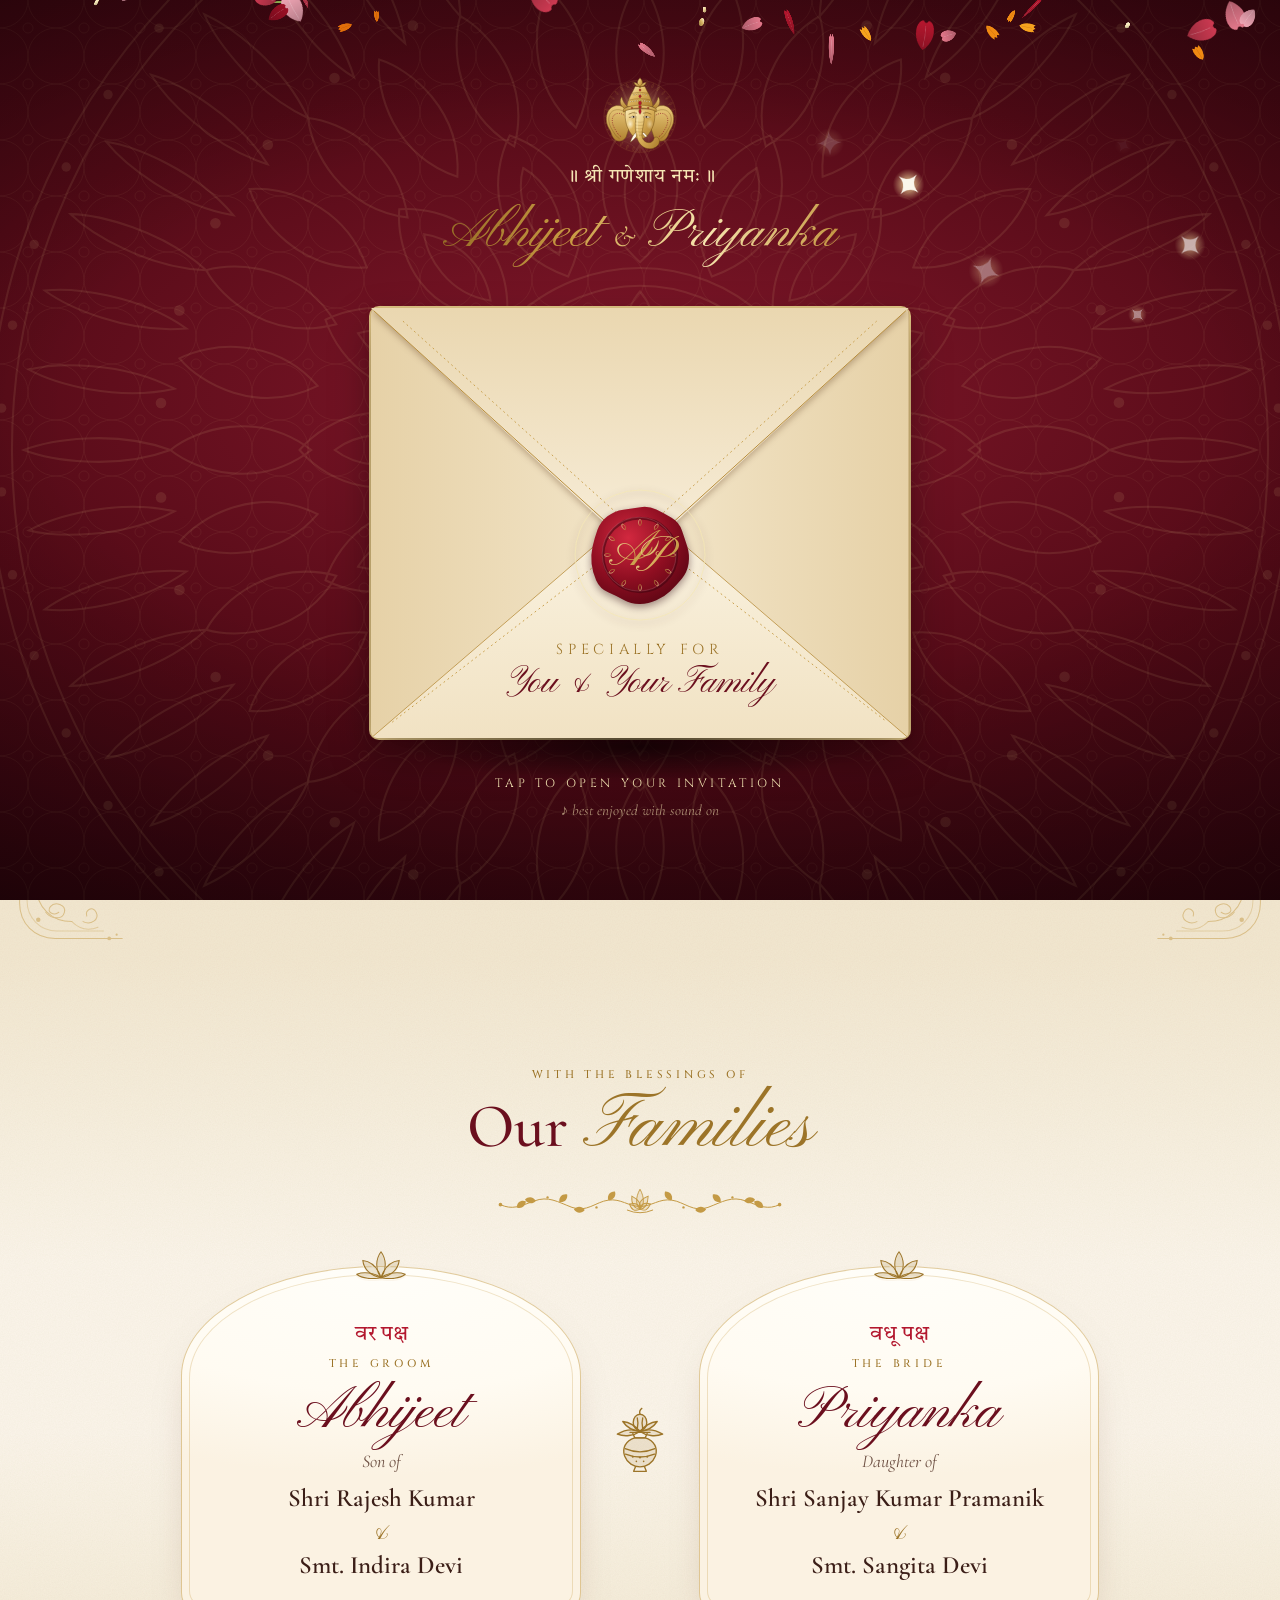
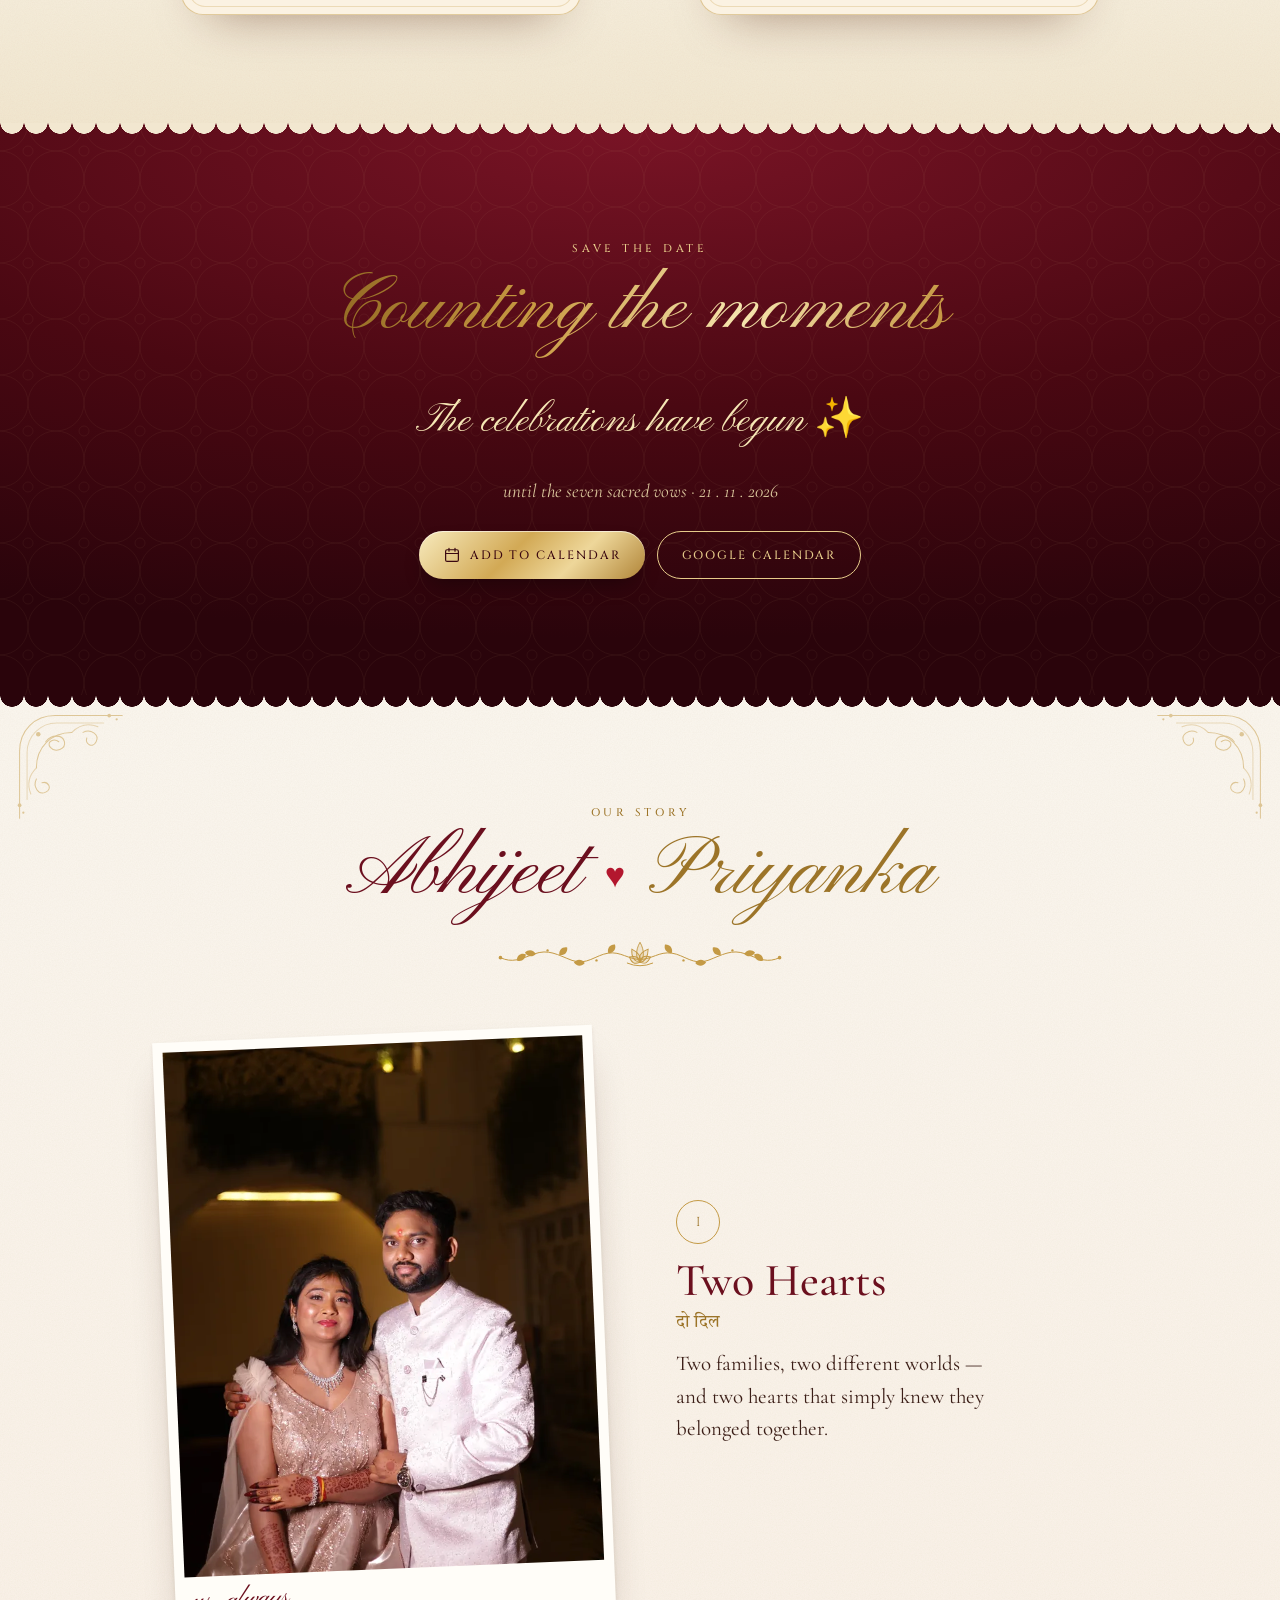
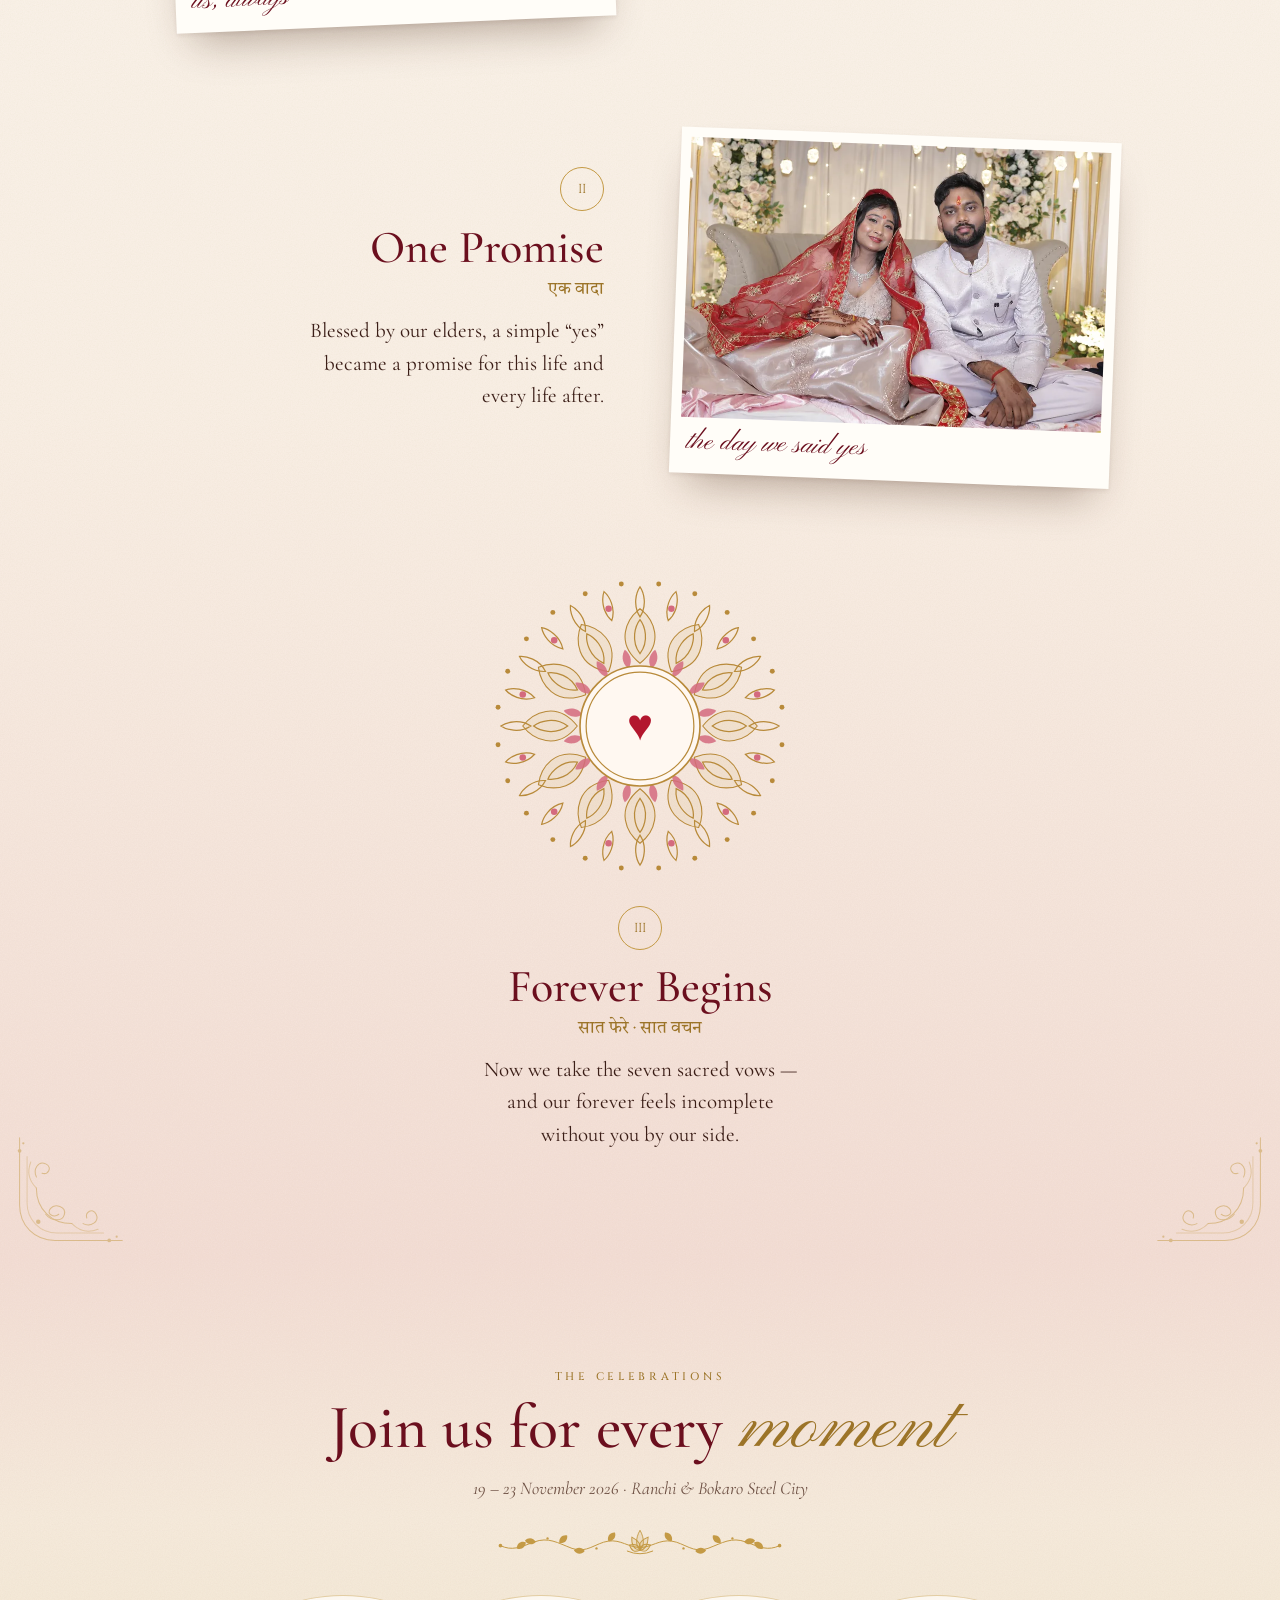
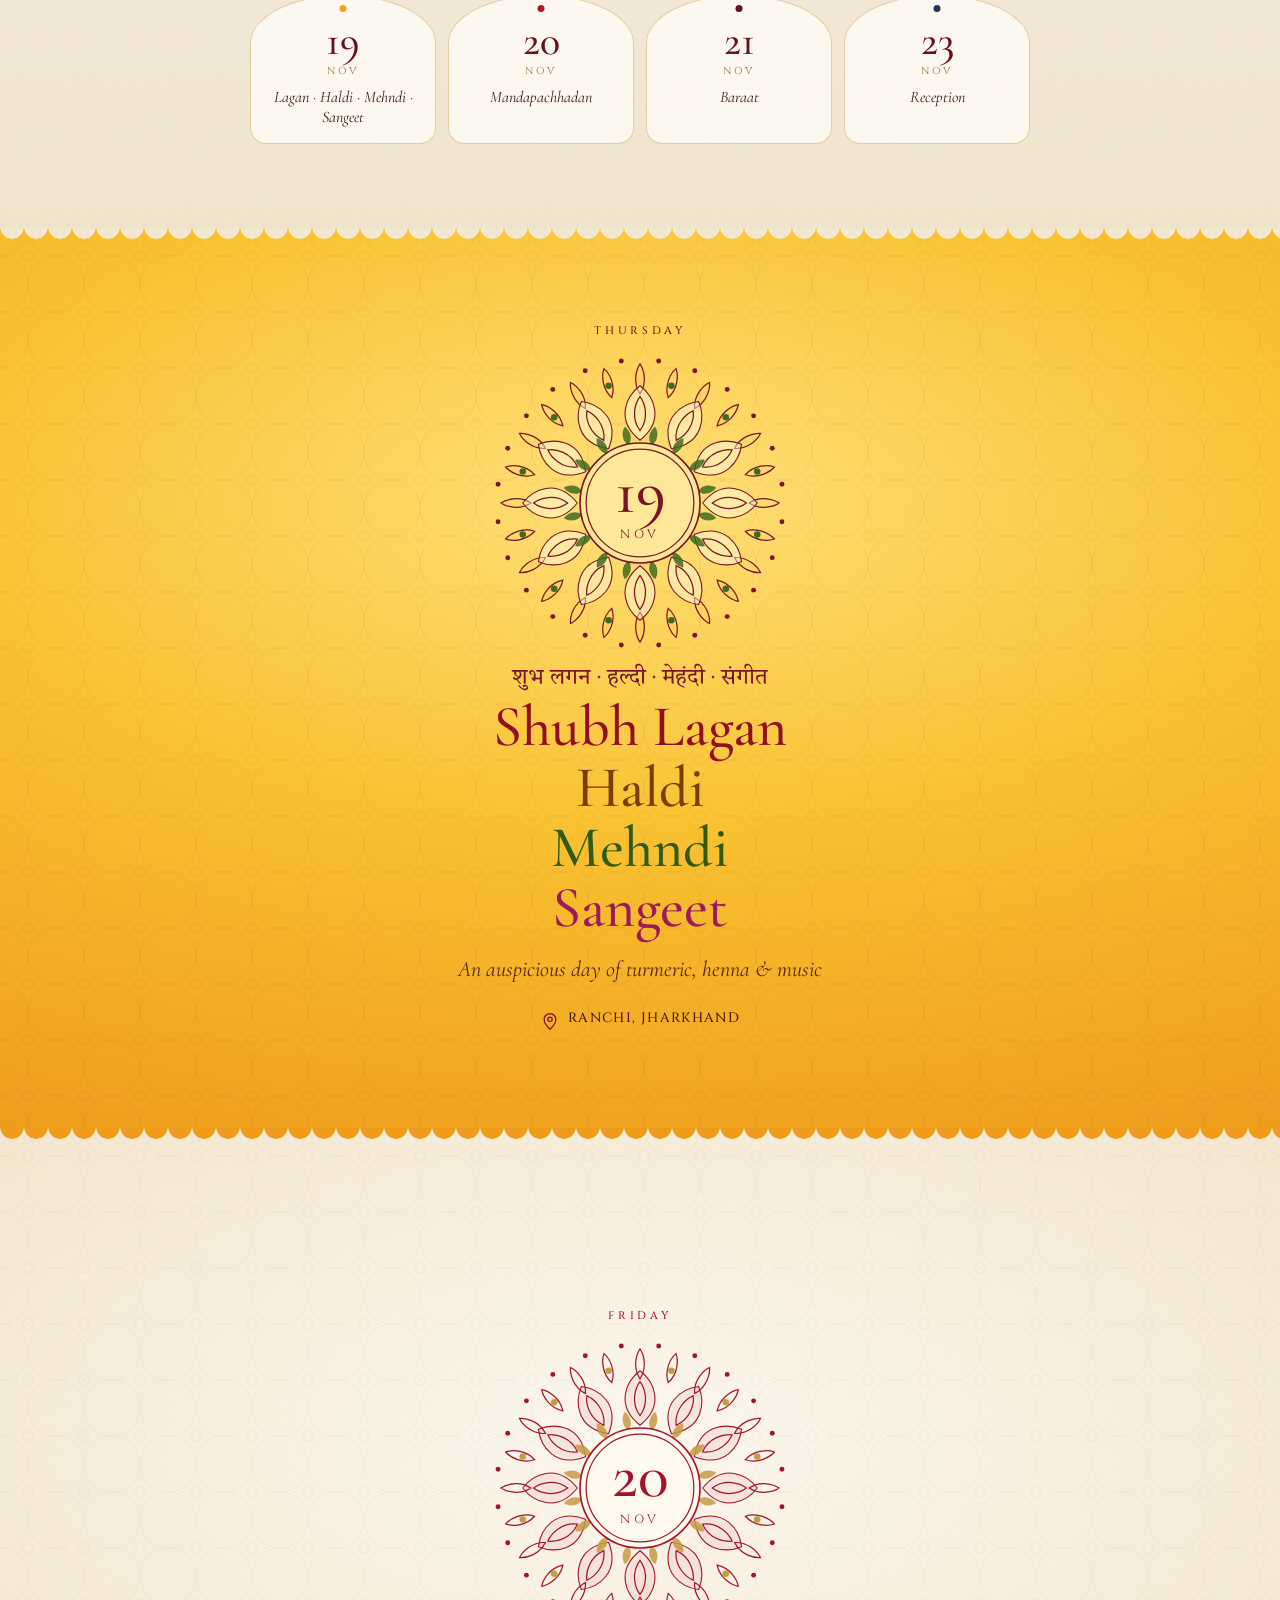
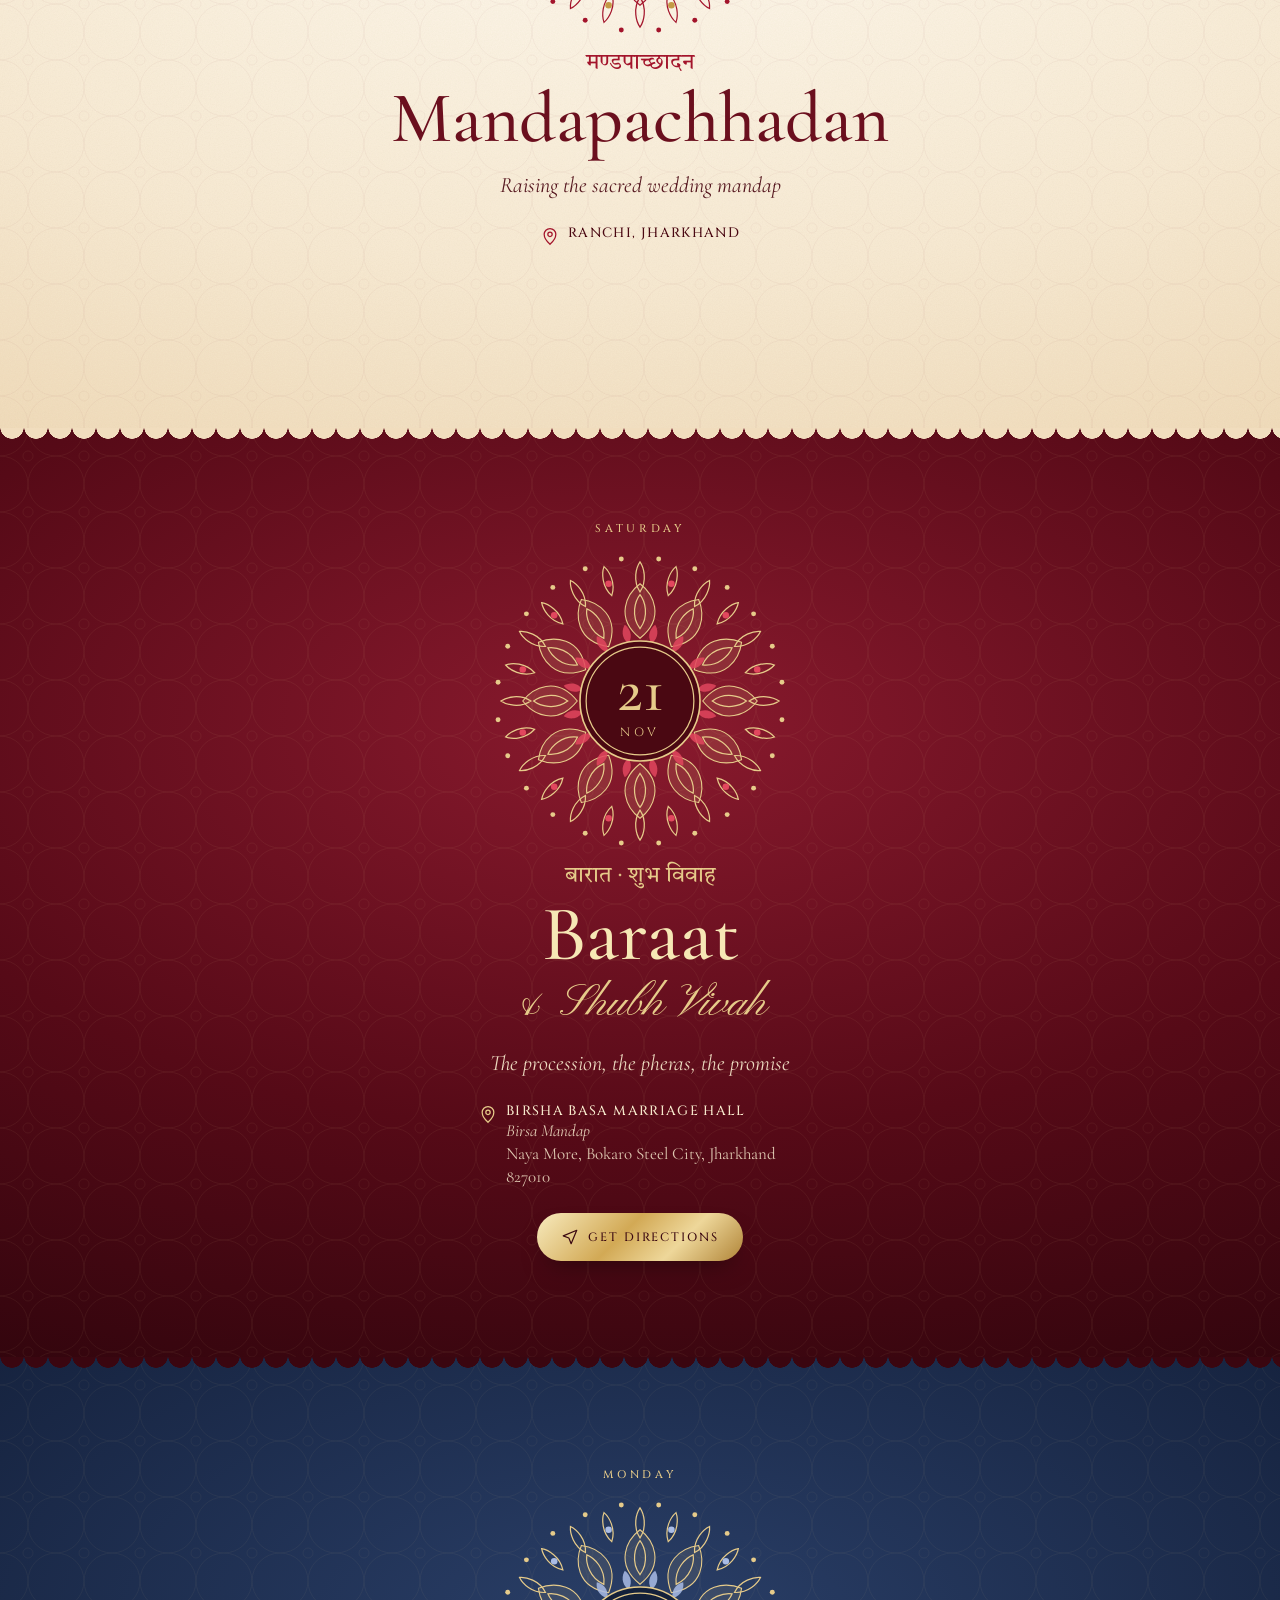
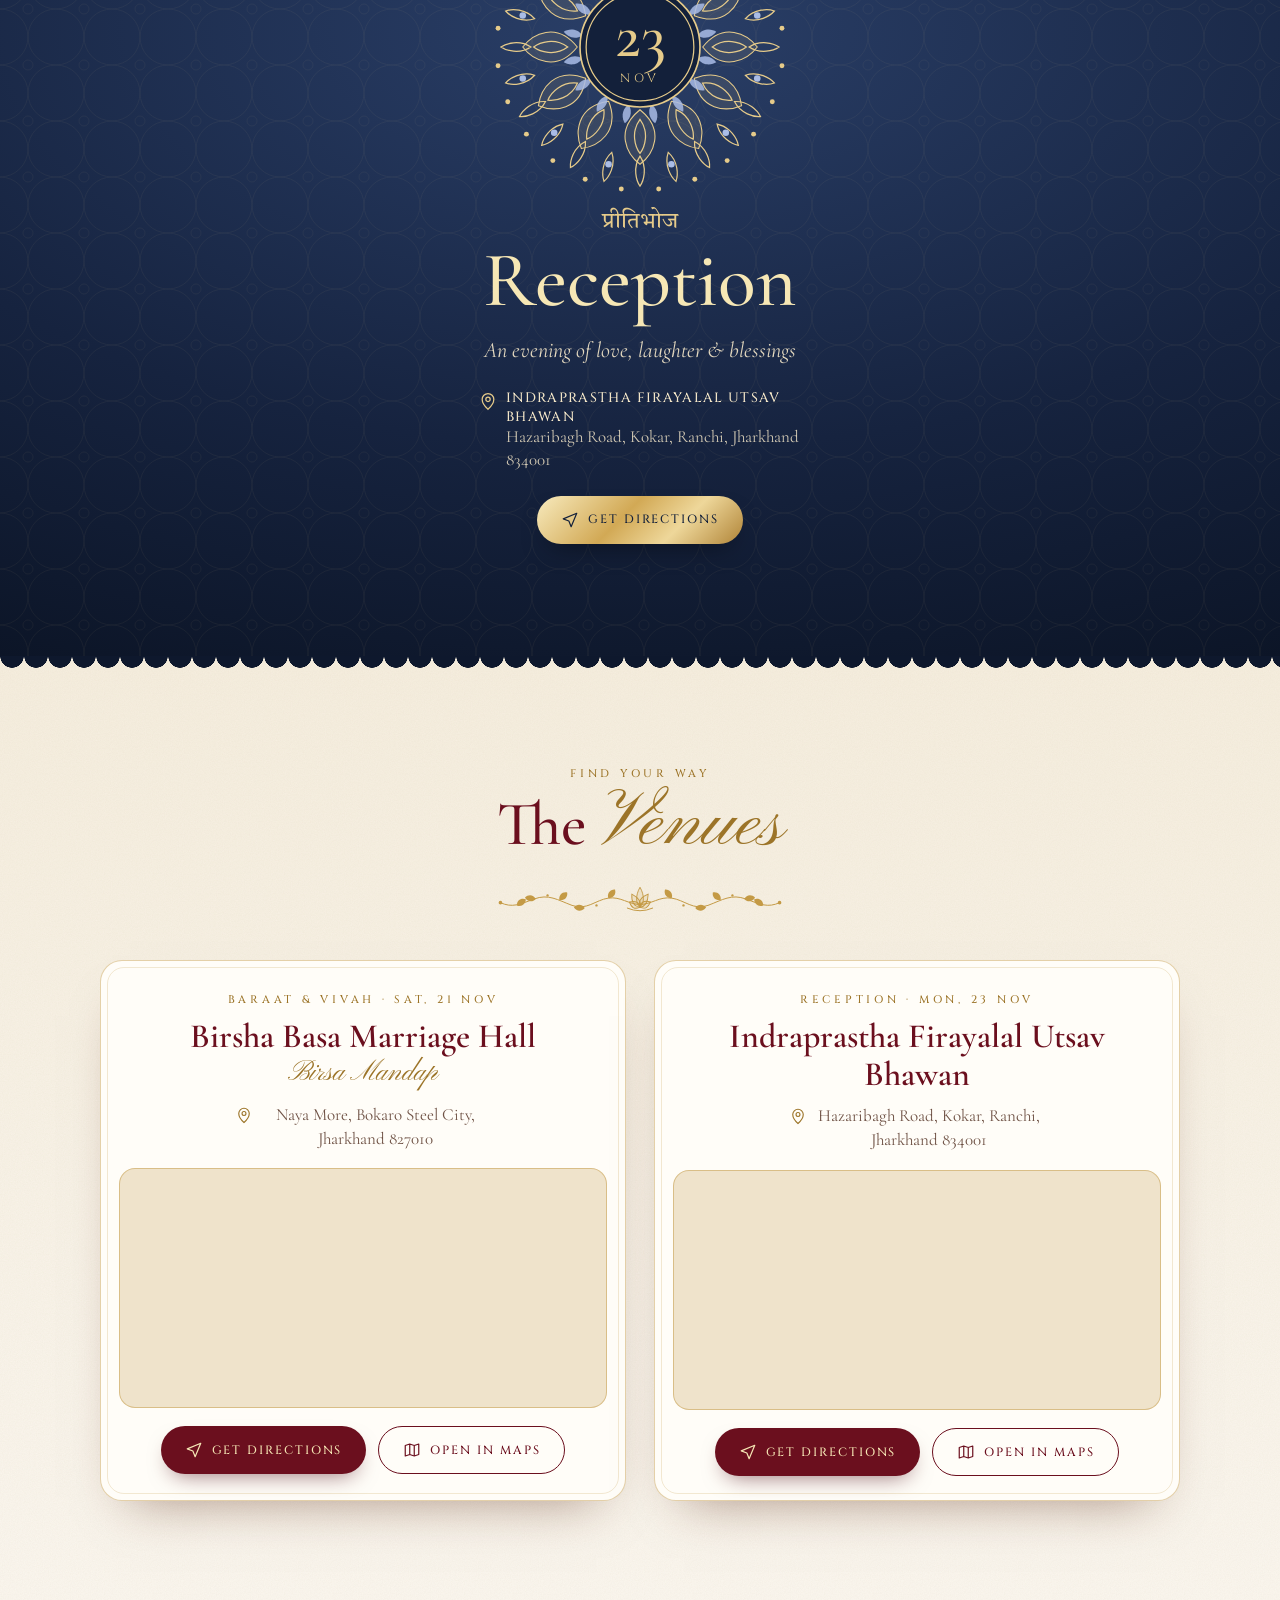
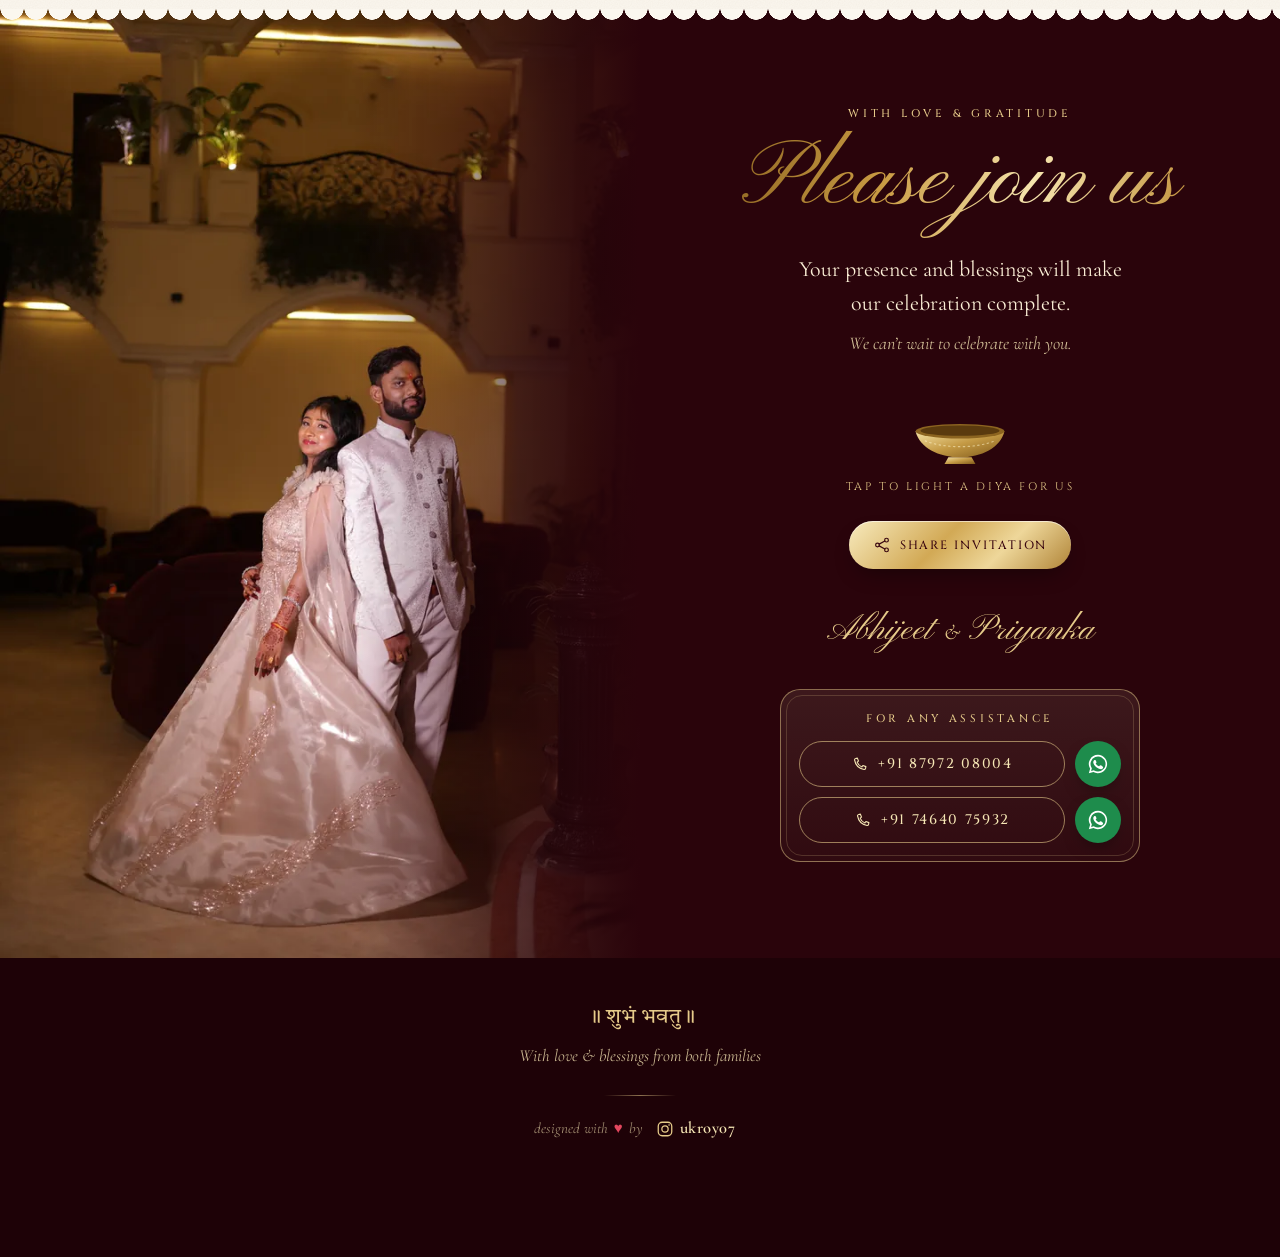
<file: index.html>
<!doctype html>
<html lang="en" class="is-locked">
<head>
  <meta charset="utf-8">
  <meta name="viewport" content="width=device-width, initial-scale=1, viewport-fit=cover">
  <title>Abhijeet & Priyanka · Shubh Vivah · 21 November 2026</title>
  <meta name="description" content="With the blessings of our elders, Abhijeet & Priyanka invite you to their wedding celebrations · 19–23 November 2026 · Ranchi & Bokaro Steel City.">
  <meta name="robots" content="noindex, nofollow">
  <meta name="theme-color" content="#4A0812">
  <meta name="color-scheme" content="only light">

  <meta property="og:type" content="website">
  <meta property="og:url" content="https://ukroy07.github.io/Abhijeet-and-Priyanka-Wedding/">
  <meta property="og:title" content="Abhijeet ♥ Priyanka · Wedding Invitation">
  <meta property="og:description" content="19–23 November 2026 · Ranchi & Bokaro Steel City. Tap to open your personal invitation.">
  <meta property="og:image" content="https://ukroy07.github.io/Abhijeet-and-Priyanka-Wedding/assets/img/og.jpg">
  <meta property="og:image:width" content="1200">
  <meta property="og:image:height" content="630">
  <meta name="twitter:card" content="summary_large_image">
  <meta name="twitter:image" content="https://ukroy07.github.io/Abhijeet-and-Priyanka-Wedding/assets/img/og.jpg">

  <link rel="icon" href="data:image/svg+xml,%3Csvg xmlns='http://www.w3.org/2000/svg' viewBox='0 0 64 64'%3E%3Ccircle cx='32' cy='32' r='30' fill='%236B0F1E'/%3E%3Ccircle cx='32' cy='32' r='26' fill='none' stroke='%23E6CB8A' stroke-width='1.5'/%3E%3Ctext x='32' y='42' text-anchor='middle' font-family='Georgia,serif' font-size='26' fill='%23F6E7B5'%3EA%E2%99%A5P%3C/text%3E%3C/svg%3E">
  <link rel="preconnect" href="https://fonts.googleapis.com">
  <link rel="preconnect" href="https://fonts.gstatic.com" crossorigin>
  <link rel="stylesheet" href="https://fonts.googleapis.com/css2?family=Cinzel:wght@400;500;600&family=Cormorant+Garamond:ital,wght@0,400;0,500;0,600;1,400;1,500&family=Pinyon+Script&family=Tiro+Devanagari+Hindi&display=swap">
  <link rel="preload" as="image" href="assets/img/hero-720.webp" imagesrcset="assets/img/hero-720.webp 720w, assets/img/hero-1200.webp 1200w" imagesizes="(min-width: 960px) 36vw, 66vw">
  <link rel="stylesheet" href="assets/css/style.css">
  <noscript><style>.gate{display:none}html.is-locked,html.is-locked body{overflow:auto}[data-reveal],.hero [data-h]{opacity:1!important;transform:none!important}</style></noscript>
</head>
<body>

  <!-- ============ Envelope ============ -->
  <div class="gate" id="gate">
    <div class="gate__bg" aria-hidden="true">
      <div class="gate__mandala" data-art="mandala"></div>
      <div class="gate__dust" id="dust"></div>
    </div>

    <div class="gate__top">
      <div class="gate__ganesha" data-art="ganesha"></div>
      <p class="gate__invocation deva">॥ श्री गणेशाय नमः ॥</p>
      <p class="gate__names foil">Abhijeet <i>&amp;</i> Priyanka</p>
    </div>

    <div class="envelope" id="envelope" role="button" tabindex="0" aria-label="Open your invitation">
      <div class="env__body">
        <div class="env__shadow"></div>
        <div class="env__back"></div>
        <div class="env__pocket">
          <svg viewBox="0 0 100 80" preserveAspectRatio="none" aria-hidden="true">
            <defs>
              <linearGradient id="envL" x1="0" y1="0" x2="1" y2="0"><stop offset="0" stop-color="#E6D1A7"/><stop offset="1" stop-color="#F3E6CA"/></linearGradient>
              <linearGradient id="envR" x1="1" y1="0" x2="0" y2="0"><stop offset="0" stop-color="#E6D1A7"/><stop offset="1" stop-color="#F3E6CA"/></linearGradient>
              <linearGradient id="envB" x1="0" y1="1" x2="0" y2="0"><stop offset="0" stop-color="#F1E2C3"/><stop offset="1" stop-color="#FBF4E3"/></linearGradient>
              <linearGradient id="envF" x1="0" y1="0" x2="0" y2="1"><stop offset="0" stop-color="#EAD7B0"/><stop offset="1" stop-color="#F8EEDA"/></linearGradient>
            </defs>
            <path d="M0 0L50 42L0 80Z" fill="url(#envL)"/>
            <path d="M100 0L50 42L100 80Z" fill="url(#envR)"/>
            <path d="M0 80L50 37L100 80Z" fill="url(#envB)"/>
            <path d="M0 80L50 37L100 80" fill="none" stroke="#B88E3E" stroke-width="1" vector-effect="non-scaling-stroke" opacity=".8"/>
            <path d="M4 77L50 41.5L96 77" fill="none" stroke="#C9A04E" stroke-width="1" stroke-dasharray="1 4" stroke-linecap="round" vector-effect="non-scaling-stroke"/>
          </svg>
          <div class="env__label">
            <span class="env__for">Specially for</span>
            <span class="env__name" data-guest="envelope"></span>
          </div>
        </div>
        <div class="env__flap" aria-hidden="true">
          <svg viewBox="0 0 100 46" preserveAspectRatio="none">
            <path d="M0 0H100L50 46Z" fill="url(#envF)"/>
            <path d="M0.5 0.5L50 45.5L99.5 0.5" fill="none" stroke="#B88E3E" stroke-width="1" vector-effect="non-scaling-stroke"/>
            <path d="M6 2.5L50 42L94 2.5" fill="none" stroke="#C9A04E" stroke-width="1" stroke-dasharray="1 4" stroke-linecap="round" vector-effect="non-scaling-stroke"/>
          </svg>
        </div>
        <div class="env__seal" data-art="seal"></div>
      </div>
      <div class="env__card">
        <div class="card">
          <p class="card__top deva">॥ शुभ विवाह ॥</p>
          <p class="card__names"><span>Abhijeet</span><i>&amp;</i><span>Priyanka</span></p>
          <p class="card__date">21 · 11 · 2026</p>
        </div>
      </div>
    </div>

    <p class="gate__hint"><span>Tap to open your invitation</span><small>♪ best enjoyed with sound on</small></p>
  </div>

  <div class="progress" id="progress" aria-hidden="true"></div>

  <main>
    <!-- ============ Hero ============ -->
    <section class="hero" id="home" data-corners>
      <div class="garland" id="garland" aria-hidden="true"></div>
      <div class="hero__grid">
        <div class="hero__intro">
          <div class="hero__ganesha" data-art="ganesha" data-h style="--h:0"></div>
          <p class="hero__shloka deva" data-h style="--h:1">वक्रतुण्ड महाकाय सूर्यकोटि समप्रभ ।<br>निर्विघ्नं कुरु मे देव सर्वकार्येषु सर्वदा ॥</p>
        </div>
        <div class="hero__media" data-h style="--h:2">
          <span class="arch__finial" data-art="lotus"></span>
          <div class="arch">
            <div class="arch__clip">
              <img src="assets/img/hero-720.webp" srcset="assets/img/hero-720.webp 720w, assets/img/hero-1200.webp 1200w"
                sizes="(min-width: 960px) 36vw, 66vw" alt="Abhijeet and Priyanka beneath a canopy of white flowers" fetchpriority="high">
            </div>
          </div>
        </div>
        <div class="hero__text">
          <h1 class="hero__names" aria-label="Abhijeet and Priyanka">
            <svg viewBox="0 0 440 250" aria-hidden="true">
              <defs>
                <linearGradient id="nameGold" x1="0" y1="0" x2="1" y2="1">
                  <stop offset="0" stop-color="#8C6420"/><stop offset=".28" stop-color="#D9B260"/>
                  <stop offset=".5" stop-color="#9E7426"/><stop offset=".75" stop-color="#E2C27A"/><stop offset="1" stop-color="#8A6220"/>
                </linearGradient>
              </defs>
              <text class="nm nm--1" x="22" y="94">Abhijeet</text>
              <text class="amp" x="220" y="150" text-anchor="middle">&amp;</text>
              <text class="nm nm--2" x="418" y="226" text-anchor="end">Priyanka</text>
            </svg>
          </h1>
          <p class="hero__vivah deva" data-h style="--h:5">॥ शुभ विवाह ॥</p>
          <p class="hero__date" data-h style="--h:6">Saturday · 21 November 2026</p>
          <p class="hero__place" data-h style="--h:6">Bokaro Steel City &amp; Ranchi · Jharkhand</p>
          <div class="hero__divider" data-art="divider" data-h style="--h:7"></div>
          <p class="hero__dear" data-h style="--h:8">Dear <span data-guest="greeting"></span>,</p>
          <p class="hero__invite" data-h style="--h:9">with the blessings of our elders, we joyfully invite you to celebrate the beginning of our forever.</p>
          <a class="scroll-cue" href="#families" data-h style="--h:10">Scroll</a>
        </div>
      </div>
    </section>

    <!-- ============ Families ============ -->
    <section class="families sec" id="families">
      <header class="sec-head" data-reveal>
        <p class="eyebrow">With the blessings of</p>
        <h2 class="sec-title">Our <span class="script">Families</span></h2>
        <div class="sec-divider" data-art="divider"></div>
      </header>
      <div class="family-grid" id="familyGrid"></div>
    </section>

    <!-- ============ Countdown ============ -->
    <section class="countdown edge" id="countdown" style="--edge:#F2E7D0">
      <div class="countdown__inner" data-reveal>
        <p class="eyebrow">Save the Date</p>
        <h2 class="cd-title foil">Counting the moments</h2>
        <div class="cd" id="cdGrid" role="timer" aria-label="Time left until the wedding">
          <div class="cd__cell"><b data-cd="d">00</b><span>Days</span></div>
          <div class="cd__cell"><b data-cd="h">00</b><span>Hours</span></div>
          <div class="cd__cell"><b data-cd="m">00</b><span>Minutes</span></div>
          <div class="cd__cell"><b data-cd="s">00</b><span>Seconds</span></div>
        </div>
        <p class="cd-done" id="cdDone" hidden>The celebrations have begun ✨</p>
        <p class="cd__line">until the <em>seven sacred vows</em> · 21 . 11 . 2026</p>
        <div class="btn-row">
          <button class="btn btn--gold" id="addCal" type="button">
            <svg viewBox="0 0 24 24" aria-hidden="true"><rect x="3.5" y="5" width="17" height="15.5" rx="2"/><path d="M3.5 10h17M8 3v4M16 3v4"/></svg>
            <span>Add to Calendar</span>
          </button>
          <a class="btn btn--ghost" id="gcal" target="_blank" rel="noopener">Google Calendar</a>
        </div>
      </div>
    </section>

    <!-- ============ Story ============ -->
    <section class="story sec edge" id="story" style="--edge:#2A040B" data-corners>
      <header class="sec-head" data-reveal>
        <p class="eyebrow">Our Story</p>
        <h2 class="story__title"><span class="script">Abhijeet</span> <span class="heart">♥</span> <span class="script">Priyanka</span></h2>
        <div class="sec-divider" data-art="divider"></div>
      </header>
      <div class="story__list" id="storyList"></div>
    </section>

    <!-- ============ Celebrations ============ -->
    <section class="celebrations sec" id="celebrations">
      <header class="sec-head" data-reveal>
        <p class="eyebrow">The Celebrations</p>
        <h2 class="sec-title">Join us for every <span class="script">moment</span></h2>
        <p class="sec-sub">19 – 23 November 2026 · Ranchi &amp; Bokaro&nbsp;Steel&nbsp;City</p>
        <div class="sec-divider" data-art="divider"></div>
      </header>
      <nav class="dates" id="dateChips" aria-label="Celebration dates" data-reveal></nav>
    </section>

    <div id="events"></div>

    <!-- ============ Venues ============ -->
    <section class="venues sec edge" id="venues" style="--edge:#0E182D">
      <header class="sec-head" data-reveal>
        <p class="eyebrow">Find your way</p>
        <h2 class="sec-title">The <span class="script">Venues</span></h2>
        <div class="sec-divider" data-art="divider"></div>
      </header>
      <div class="venue-list" id="venueList"></div>
    </section>

    <!-- ============ Closing ============ -->
    <section class="closing edge" id="closing" style="--edge:#FBF7EF">
      <figure class="closing__photo">
        <img src="assets/img/closing-720.webp" srcset="assets/img/closing-720.webp 720w, assets/img/closing-1080.webp 1080w"
          sizes="(min-width: 960px) 50vw, 100vw" alt="Priyanka and Abhijeet in a grand, golden hall" loading="lazy" decoding="async">
      </figure>
      <div class="closing__content" data-reveal>
        <p class="eyebrow">With love &amp; gratitude</p>
        <h2 class="closing__title foil">Please join us</h2>
        <p class="closing__text">Your presence and blessings will make our celebration complete.</p>
        <p class="closing__guest" id="closingGuest"></p>
        <button class="diya" id="diya" type="button" aria-label="Light a diya for the couple">
          <span data-art="diya"></span>
          <span class="diya__label">Tap to light a diya for us</span>
        </button>
        <div class="btn-row">
          <a class="btn btn--whatsapp" id="rsvpBtn" target="_blank" rel="noopener" hidden>
            <svg viewBox="0 0 24 24" aria-hidden="true"><path d="M4 20l1.3-4A8 8 0 1 1 8.4 19L4 20Z"/></svg><span>Confirm on WhatsApp</span>
          </a>
          <button class="btn btn--gold" id="shareBtn" type="button">
            <svg viewBox="0 0 24 24" aria-hidden="true"><circle cx="18" cy="5.5" r="2.5"/><circle cx="6" cy="12" r="2.5"/><circle cx="18" cy="18.5" r="2.5"/><path d="M8.2 10.8l7.6-4.1M8.2 13.2l7.6 4.1"/></svg>
            <span>Share Invitation</span>
          </button>
        </div>
        <p class="closing__sign"><span>Abhijeet</span> <i>&amp;</i> <span>Priyanka</span></p>
        <div class="contact" id="contact"></div>
      </div>
    </section>

    <footer class="footer">
      <p class="deva">॥ शुभं भवतु ॥</p>
      <p>With love &amp; blessings from both families</p>
      <p class="credit">designed with <span class="credit__heart" role="img" aria-label="love">♥</span> by
        <a class="credit__link" href="https://www.instagram.com/ukroy07/" target="_blank" rel="noopener noreferrer" title="ukroy07 on Instagram">
          <svg class="credit__ig" viewBox="0 0 24 24" aria-hidden="true">
            <defs>
              <linearGradient id="igGrad" x1="0" y1="1" x2="1" y2="0">
                <stop offset="0" stop-color="#FEDA75"/><stop offset=".3" stop-color="#FA7E1E"/><stop offset=".55" stop-color="#D62976"/><stop offset=".8" stop-color="#962FBF"/><stop offset="1" stop-color="#4F5BD5"/>
              </linearGradient>
            </defs>
            <g class="credit__ig-line"><rect x="3" y="3" width="18" height="18" rx="5.2"/><circle cx="12" cy="12" r="4.2"/><circle class="dot" cx="17.4" cy="6.6" r="1.1"/></g>
            <g class="credit__ig-color"><rect x="3" y="3" width="18" height="18" rx="5.2"/><circle cx="12" cy="12" r="4.2"/><circle class="dot" cx="17.4" cy="6.6" r="1.1"/></g>
          </svg><span>ukroy07</span>
        </a>
      </p>
    </footer>
  </main>

  <button class="music" id="musicBtn" type="button" aria-label="Pause music" aria-pressed="true" hidden>
    <span class="music__bars" aria-hidden="true"><i></i><i></i><i></i><i></i></span>
  </button>
  <div class="toast" id="musicToast" aria-live="polite"></div>
  <canvas class="petals" id="petals" aria-hidden="true"></canvas>

  <script src="assets/js/config.js"></script>
  <script src="assets/js/art.js"></script>
  <script src="assets/js/petals.js"></script>
  <script src="assets/js/music.js"></script>
  <script src="assets/js/app.js"></script>
</body>
</html>
</file>
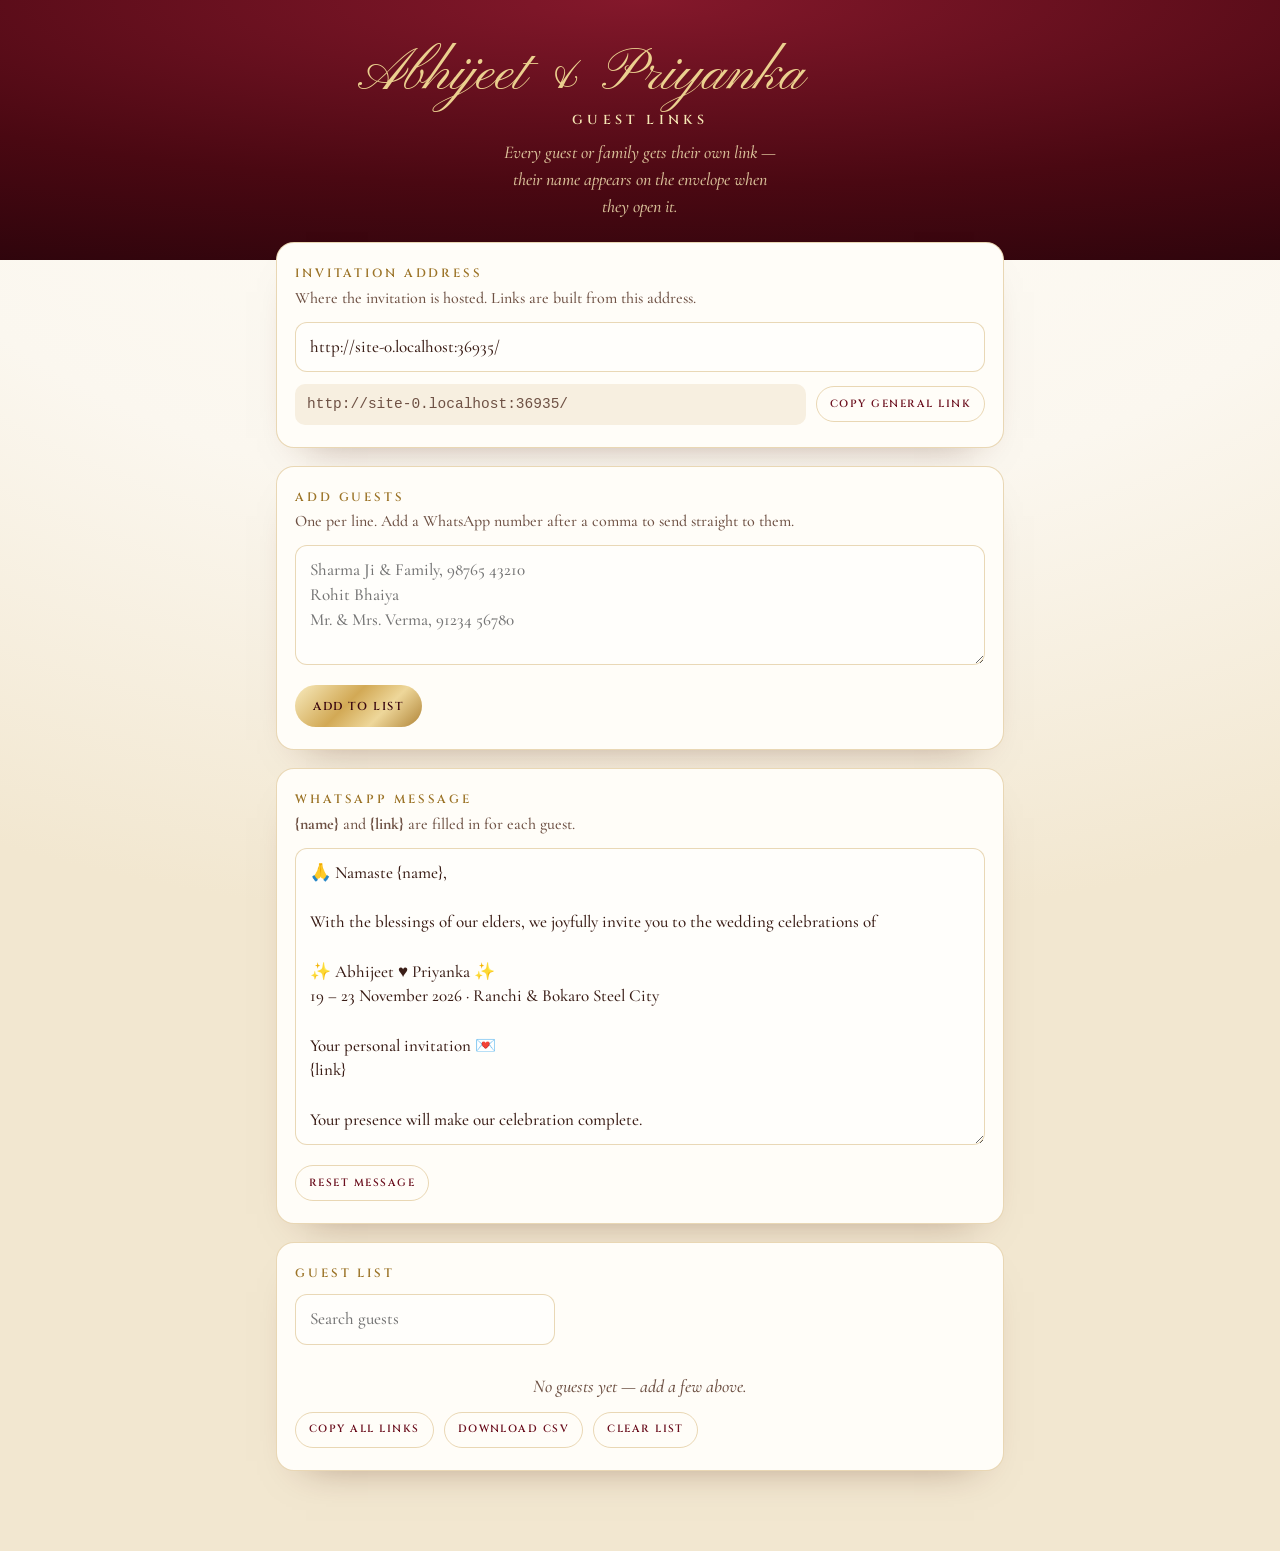
<file: guest-links.html>
<!doctype html>
<html lang="en">
<head>
  <meta charset="utf-8">
  <meta name="viewport" content="width=device-width, initial-scale=1, viewport-fit=cover">
  <title>Guest Links · Abhijeet & Priyanka</title>
  <meta name="robots" content="noindex, nofollow">
  <meta name="theme-color" content="#4A0812">
  <meta name="color-scheme" content="only light">
  <link rel="preconnect" href="https://fonts.googleapis.com">
  <link rel="preconnect" href="https://fonts.gstatic.com" crossorigin>
  <link rel="stylesheet" href="https://fonts.googleapis.com/css2?family=Cinzel:wght@500;600&family=Cormorant+Garamond:ital,wght@0,500;0,600;1,500&family=Pinyon+Script&display=swap">
  <style>
    :root {
      --ivory: #FBF7EF; --cream: #F2E7D0; --gold: #C49A45; --gold-deep: #9C7428; --gold-pale: #F6E7B5;
      --maroon: #6B0F1E; --wine: #2A040B; --ink: #3B1E17; --ink-soft: #6E5144; --green: #1E8C4C;
      --line: rgba(196, 154, 69, .38);
    }
    * { box-sizing: border-box; }
    html { color-scheme: only light; -webkit-text-size-adjust: 100%; }
    body {
      margin: 0; min-height: 100vh; color: var(--ink);
      font: 500 18px/1.5 'Cormorant Garamond', Georgia, serif;
      background: radial-gradient(120% 60% at 50% 0%, #FFFDF7, var(--ivory) 55%, var(--cream));
    }
    header {
      padding: 44px 20px 40px; text-align: center; color: var(--gold-pale);
      background: radial-gradient(120% 120% at 50% 0%, #84182B, #4A0812 60%, #2A040B);
    }
    header .names { margin: 0; font: 400 clamp(40px, 11vw, 58px)/1.1 'Pinyon Script', cursive; color: #EBD08F; }
    header h1 { margin: 6px 0 0; font: 600 13px/1 'Cinzel', serif; letter-spacing: .34em; text-transform: uppercase; }
    header p { max-width: 34ch; margin: 12px auto 0; font-style: italic; color: rgba(246, 231, 181, .82); }
    main { max-width: 760px; margin: -18px auto 0; padding: 0 16px 80px; display: grid; gap: 18px; }
    .card { padding: 22px 18px; border: 1px solid var(--line); border-radius: 18px; background: #FFFDF8; box-shadow: 0 20px 40px -30px rgba(80, 30, 10, .5); }
    .card h2 { margin: 0 0 4px; font: 600 12px/1.4 'Cinzel', serif; letter-spacing: .24em; text-transform: uppercase; color: var(--gold-deep); }
    .hint { margin: 0 0 12px; font-size: 16px; color: var(--ink-soft); }
    .warn { margin: 10px 0 0; padding: 10px 12px; border-radius: 10px; font-size: 15.5px; background: #FFF1E0; color: #8A3B00; }
    input, textarea {
      width: 100%; padding: 12px 14px; border: 1px solid var(--line); border-radius: 12px;
      font: 500 17px/1.45 'Cormorant Garamond', Georgia, serif; color: var(--ink); background: #FFFEFB;
    }
    textarea { resize: vertical; min-height: 120px; }
    input:focus, textarea:focus { outline: 2px solid rgba(196, 154, 69, .5); outline-offset: 1px; }
    .row { display: flex; flex-wrap: wrap; gap: 10px; align-items: center; margin-top: 12px; }
    .btn {
      display: inline-flex; align-items: center; justify-content: center; gap: 7px; min-height: 42px; padding: 0 18px;
      border: 0; border-radius: 999px; cursor: pointer; text-decoration: none; white-space: nowrap;
      font: 600 11.5px/1 'Cinzel', serif; letter-spacing: .14em; text-transform: uppercase;
      background: var(--maroon); color: var(--gold-pale);
    }
    .btn svg { width: 16px; height: 16px; fill: currentColor; }
    .btn--gold { background: linear-gradient(135deg, #F8EBBE, #D2A955 42%, #EED79A 68%, #B08437); color: #3A0710; }
    .btn--wa { background: var(--green); color: #fff; }
    .btn--ghost { background: transparent; color: var(--maroon); border: 1px solid var(--line); }
    .btn--sm { min-height: 36px; padding: 0 13px; font-size: 10.5px; }
    .btn:active { transform: scale(.97); }
    .link { margin: 0; padding: 10px 12px; border-radius: 10px; background: #F7EFE0; font: 500 14.5px/1.4 ui-monospace, Consolas, monospace; color: var(--ink-soft); overflow-wrap: anywhere; }
    .toolbar { display: flex; flex-wrap: wrap; gap: 10px; align-items: center; justify-content: space-between; }
    .count { font-style: italic; color: var(--ink-soft); }
    .count b { font-style: normal; color: var(--maroon); }
    #search { max-width: 260px; }
    .guests { display: grid; gap: 12px; margin-top: 14px; }
    .guest { padding: 14px 14px 12px; border: 1px solid var(--line); border-radius: 14px; background: #FFFEFB; }
    .guest.is-sent { background: #F6FBF6; border-color: rgba(30, 140, 76, .35); }
    .guest__top { display: flex; gap: 10px; align-items: baseline; justify-content: space-between; }
    .guest__name { margin: 0; font: 600 21px/1.25 'Cormorant Garamond', serif; color: var(--maroon); overflow-wrap: anywhere; }
    .guest__phone { font-size: 15px; color: var(--ink-soft); }
    .chip { flex: none; padding: 4px 10px; border: 1px solid var(--line); border-radius: 999px; cursor: pointer; background: none; font: 600 10px/1.2 'Cinzel', serif; letter-spacing: .12em; text-transform: uppercase; color: var(--ink-soft); }
    .is-sent .chip { border-color: var(--green); color: var(--green); }
    .guest .link { margin-top: 8px; font-size: 13px; }
    .guest .row { margin-top: 10px; gap: 8px; }
    .empty { margin: 14px 0 0; text-align: center; font-style: italic; color: var(--ink-soft); }
    .toast { position: fixed; left: 50%; bottom: 24px; padding: 10px 18px; border-radius: 999px; background: rgba(42, 4, 11, .92); color: var(--gold-pale); font-style: italic; transform: translate(-50%, 20px); opacity: 0; transition: .35s ease; pointer-events: none; }
    .toast.is-in { opacity: 1; transform: translate(-50%, 0); }
  </style>
</head>
<body>
  <header>
    <p class="names">Abhijeet &amp; Priyanka</p>
    <h1>Guest Links</h1>
    <p>Every guest or family gets their own link — their name appears on the envelope when they open it.</p>
  </header>

  <main>
    <section class="card">
      <h2>Invitation address</h2>
      <p class="hint">Where the invitation is hosted. Links are built from this address.</p>
      <input id="base" type="url" inputmode="url" spellcheck="false" autocomplete="off">
      <p class="warn" id="baseWarn" hidden>This is a preview address on this computer, so guests won’t be able to open it. Paste the hosted address here once the invitation is online.</p>
      <div class="row">
        <p class="link" id="generalLink" style="flex:1 1 260px"></p>
        <button class="btn btn--ghost btn--sm" id="copyGeneral" type="button">Copy general link</button>
      </div>
    </section>

    <section class="card">
      <h2>Add guests</h2>
      <p class="hint">One per line. Add a WhatsApp number after a comma to send straight to them.</p>
      <textarea id="newGuests" placeholder="Sharma Ji &amp; Family, 98765 43210&#10;Rohit Bhaiya&#10;Mr. &amp; Mrs. Verma, 91234 56780"></textarea>
      <div class="row"><button class="btn btn--gold" id="addGuests" type="button">Add to list</button></div>
    </section>

    <section class="card">
      <h2>WhatsApp message</h2>
      <p class="hint"><b>{name}</b> and <b>{link}</b> are filled in for each guest.</p>
      <textarea id="template" rows="11"></textarea>
      <div class="row"><button class="btn btn--ghost btn--sm" id="resetTemplate" type="button">Reset message</button></div>
    </section>

    <section class="card">
      <div class="toolbar">
        <h2 style="margin:0">Guest list</h2>
        <span class="count" id="count"></span>
      </div>
      <div class="row">
        <input id="search" type="search" placeholder="Search guests" autocomplete="off">
      </div>
      <div class="guests" id="list"></div>
      <p class="empty" id="empty">No guests yet — add a few above.</p>
      <div class="row" id="bulk">
        <button class="btn btn--ghost btn--sm" id="copyAll" type="button">Copy all links</button>
        <button class="btn btn--ghost btn--sm" id="csv" type="button">Download CSV</button>
        <button class="btn btn--ghost btn--sm" id="clearAll" type="button">Clear list</button>
      </div>
    </section>
  </main>

  <div class="toast" id="toast"></div>

  <script>
  (() => {
    'use strict';
    const $ = s => document.querySelector(s);
    const KEY = 'ap-guest-links-v1';
    const DEFAULT_TEMPLATE = [
      '🙏 Namaste {name},',
      '',
      'With the blessings of our elders, we joyfully invite you to the wedding celebrations of',
      '',
      '✨ Abhijeet ♥ Priyanka ✨',
      '19 – 23 November 2026 · Ranchi & Bokaro Steel City',
      '',
      'Your personal invitation 💌',
      '{link}',
      '',
      'Your presence will make our celebration complete.'
    ].join('\n');
    const WA = '<svg viewBox="0 0 24 24" aria-hidden="true"><path d="M12 2a10 10 0 0 0-8.6 15.1L2 22l5-1.3A10 10 0 1 0 12 2Zm0 18.2a8.2 8.2 0 0 1-4.2-1.2l-.3-.2-3 .8.8-2.9-.2-.3A8.2 8.2 0 1 1 12 20.2Zm4.5-6.1c-.2-.1-1.5-.7-1.7-.8-.2-.1-.4-.1-.6.1l-.8 1c-.1.2-.3.2-.5.1a6.7 6.7 0 0 1-3.3-2.9c-.2-.4.2-.4.7-1.3.1-.2 0-.3 0-.4l-.8-1.8c-.2-.5-.4-.4-.6-.4h-.5a1 1 0 0 0-.7.3 3 3 0 0 0-.9 2.2 5.2 5.2 0 0 0 1.1 2.8 11.9 11.9 0 0 0 4.6 4c1.7.7 2.3.8 3.2.6.5-.1 1.5-.6 1.7-1.2.2-.6.2-1.1.2-1.2-.1-.1-.2-.2-.4-.3Z"/></svg>';

    const defaultBase = location.protocol.startsWith('http') ? new URL('./', location.href).href : '';
    let state = { base: defaultBase, template: DEFAULT_TEMPLATE, guests: [] };
    try {
      const saved = JSON.parse(localStorage.getItem(KEY) || 'null');
      if (saved) state = { ...state, ...saved };
    } catch (e) { /* storage unavailable */ }
    const save = () => { try { localStorage.setItem(KEY, JSON.stringify(state)); } catch (e) { /* ignore */ } };

    const esc = s => String(s).replace(/[&<>"']/g, c => ({ '&': '&amp;', '<': '&lt;', '>': '&gt;', '"': '&quot;', "'": '&#39;' }[c]));
    const isLocal = b => !/^https?:\/\//i.test(b) || /^https?:\/\/(localhost|127\.|\[::1\]|0\.0\.0\.0)/i.test(b);

    function linkFor(name) {
      const base = (state.base || '').trim();
      try {
        const u = new URL(base);
        if (name) u.searchParams.set('to', name); else u.searchParams.delete('to');
        return u.href;
      } catch (e) {
        return name ? `${base}?to=${encodeURIComponent(name)}` : base;
      }
    }
    function phoneFor(p) {
      let d = String(p || '').replace(/\D/g, '');
      if (d.length === 10) d = '91' + d;
      else if (d.length === 11 && d[0] === '0') d = '91' + d.slice(1);
      return d;
    }
    const messageFor = g => state.template.replaceAll('{name}', g.name).replaceAll('{link}', linkFor(g.name));
    const waFor = g => `https://wa.me/${phoneFor(g.phone)}?text=${encodeURIComponent(messageFor(g))}`;

    function toast(msg) {
      const t = $('#toast');
      t.textContent = msg;
      t.classList.add('is-in');
      clearTimeout(toast.timer);
      toast.timer = setTimeout(() => t.classList.remove('is-in'), 1800);
    }
    async function copy(text, msg) {
      try { await navigator.clipboard.writeText(text); }
      catch (e) {
        const ta = Object.assign(document.createElement('textarea'), { value: text });
        document.body.appendChild(ta); ta.select(); document.execCommand('copy'); ta.remove();
      }
      toast(msg || 'Copied');
    }

    function parseLine(line) {
      const parts = line.split(/\t|,(?=[^,]*$)/);
      if (parts.length > 1) {
        const maybe = parts[parts.length - 1].trim();
        if (/^[+\d][\d\s()-]{6,}$/.test(maybe)) return { name: parts.slice(0, -1).join(',').trim(), phone: maybe };
      }
      return { name: line.trim(), phone: '' };
    }

    function render() {
      $('#base').value = state.base;
      $('#baseWarn').hidden = !isLocal(state.base);
      $('#generalLink').textContent = linkFor('') || '—';
      if ($('#template').value !== state.template) $('#template').value = state.template;
      const q = $('#search').value.trim().toLowerCase();
      const shown = state.guests.filter(g => !q || g.name.toLowerCase().includes(q) || (g.phone || '').includes(q));
      $('#list').innerHTML = shown.map(g => `
        <article class="guest${g.sent ? ' is-sent' : ''}" data-id="${g.id}">
          <div class="guest__top">
            <div><p class="guest__name">${esc(g.name)}</p>${g.phone ? `<span class="guest__phone">+${esc(phoneFor(g.phone))}</span>` : ''}</div>
            <button class="chip" type="button" data-act="sent">${g.sent ? 'Sent ✓' : 'Not sent'}</button>
          </div>
          <p class="link">${esc(linkFor(g.name))}</p>
          <div class="row">
            <a class="btn btn--wa btn--sm" data-act="wa" href="${esc(waFor(g))}" target="_blank" rel="noopener">${WA}WhatsApp</a>
            <button class="btn btn--ghost btn--sm" type="button" data-act="copy">Copy link</button>
            <button class="btn btn--ghost btn--sm" type="button" data-act="msg">Copy message</button>
            <a class="btn btn--ghost btn--sm" href="${esc(linkFor(g.name))}" target="_blank" rel="noopener">Preview</a>
            <button class="btn btn--ghost btn--sm" type="button" data-act="del" aria-label="Remove ${esc(g.name)}">✕</button>
          </div>
        </article>`).join('');
      const sent = state.guests.filter(g => g.sent).length;
      $('#count').innerHTML = state.guests.length ? `<b>${state.guests.length}</b> guests · <b>${sent}</b> sent` : '';
      $('#empty').hidden = state.guests.length > 0;
      $('#bulk').hidden = state.guests.length === 0;
    }

    $('#base').addEventListener('input', e => { state.base = e.target.value.trim(); save(); render(); });
    $('#template').addEventListener('input', e => { state.template = e.target.value; save(); render(); });
    $('#resetTemplate').addEventListener('click', () => { state.template = DEFAULT_TEMPLATE; save(); render(); });
    $('#search').addEventListener('input', render);
    $('#copyGeneral').addEventListener('click', () => copy(linkFor(''), 'General link copied'));

    $('#addGuests').addEventListener('click', () => {
      const lines = $('#newGuests').value.split(/\r?\n/).map(l => l.trim()).filter(Boolean);
      const have = new Set(state.guests.map(g => g.name.toLowerCase()));
      let added = 0;
      lines.forEach(line => {
        const g = parseLine(line);
        if (!g.name || have.has(g.name.toLowerCase())) return;
        have.add(g.name.toLowerCase());
        state.guests.push({ id: Date.now().toString(36) + Math.random().toString(36).slice(2, 7), name: g.name.slice(0, 80), phone: g.phone, sent: false });
        added++;
      });
      $('#newGuests').value = '';
      save(); render();
      toast(added ? `${added} guest${added > 1 ? 's' : ''} added` : 'Nothing new to add');
    });

    $('#list').addEventListener('click', e => {
      const btn = e.target.closest('[data-act]');
      if (!btn) return;
      const id = btn.closest('.guest').dataset.id;
      const g = state.guests.find(x => x.id === id);
      if (!g) return;
      const act = btn.dataset.act;
      if (act === 'wa') { g.sent = true; save(); setTimeout(render, 300); }
      if (act === 'sent') { g.sent = !g.sent; save(); render(); }
      if (act === 'copy') copy(linkFor(g.name), 'Link copied');
      if (act === 'msg') copy(messageFor(g), 'Message copied');
      if (act === 'del' && confirm(`Remove ${g.name}?`)) { state.guests = state.guests.filter(x => x.id !== id); save(); render(); }
    });

    $('#copyAll').addEventListener('click', () => copy(state.guests.map(g => `${g.name} — ${linkFor(g.name)}`).join('\n'), 'All links copied'));
    $('#csv').addEventListener('click', () => {
      const cell = v => `"${String(v).replace(/"/g, '""')}"`;
      const rows = [['Name', 'WhatsApp', 'Link', 'Sent'], ...state.guests.map(g => [g.name, g.phone ? '+' + phoneFor(g.phone) : '', linkFor(g.name), g.sent ? 'yes' : 'no'])];
      const blob = new Blob(['﻿' + rows.map(r => r.map(cell).join(',')).join('\r\n')], { type: 'text/csv;charset=utf-8' });
      const a = Object.assign(document.createElement('a'), { href: URL.createObjectURL(blob), download: 'guest-links.csv' });
      document.body.appendChild(a); a.click(); a.remove();
    });
    $('#clearAll').addEventListener('click', () => {
      if (!confirm('Remove every guest from this list?')) return;
      state.guests = []; save(); render();
    });

    render();
  })();
  </script>
</body>
</html>
</file>
<file: assets/css/style.css>
/* ==========================================================================
   Abhijeet & Priyanka — wedding invitation
   ========================================================================== */

:root {
  --ivory: #FBF7EF;
  --cream: #F2E7D0;
  --blush: #F4DED6;
  --gold: #C49A45;
  --gold-deep: #9C7428;
  --gold-soft: #E6CB8A;
  --gold-pale: #F6E7B5;
  --maroon: #6B0F1E;
  --maroon-deep: #4A0812;
  --wine: #2A040B;
  --sindoor: #B3172E;
  --ink: #3B1E17;
  --ink-soft: #6E5144;

  --foil: linear-gradient(100deg, #8C6420 0%, #C99B43 16%, #F6E5AE 30%, #C1913B 45%, #8E6622 58%, #D8B45E 74%, #F8EAB9 88%, #B48635 100%);
  --gold-btn: linear-gradient(135deg, #F8EBBE 0%, #D2A955 42%, #EED79A 68%, #B08437 100%);
  --paper: url("data:image/svg+xml,%3Csvg xmlns='http://www.w3.org/2000/svg' width='180' height='180'%3E%3Cfilter id='n'%3E%3CfeTurbulence type='fractalNoise' baseFrequency='.85' numOctaves='3' stitchTiles='stitch'/%3E%3CfeColorMatrix values='0 0 0 0 .42 0 0 0 0 .32 0 0 0 0 .18 0 0 0 .08 0'/%3E%3C/filter%3E%3Crect width='100%25' height='100%25' filter='url(%23n)'/%3E%3C/svg%3E");
  --jaali-gold: url("data:image/svg+xml,%3Csvg xmlns='http://www.w3.org/2000/svg' width='56' height='56' viewBox='0 0 56 56'%3E%3Cg fill='none' stroke='%23E6CB8A' stroke-width='.9'%3E%3Ccircle r='28'/%3E%3Ccircle cx='56' r='28'/%3E%3Ccircle cy='56' r='28'/%3E%3Ccircle cx='56' cy='56' r='28'/%3E%3Ccircle cx='28' cy='28' r='5'/%3E%3C/g%3E%3C/svg%3E");
  --jaali-maroon: url("data:image/svg+xml,%3Csvg xmlns='http://www.w3.org/2000/svg' width='56' height='56' viewBox='0 0 56 56'%3E%3Cg fill='none' stroke='%236B0F1E' stroke-width='.9'%3E%3Ccircle r='28'/%3E%3Ccircle cx='56' r='28'/%3E%3Ccircle cy='56' r='28'/%3E%3Ccircle cx='56' cy='56' r='28'/%3E%3Ccircle cx='28' cy='28' r='5'/%3E%3C/g%3E%3C/svg%3E");

  --script: 'Pinyon Script', 'Tiro Devanagari Hindi', 'Nirmala UI', 'Kohinoor Devanagari', cursive;
  --serif: 'Cormorant Garamond', Cormorant, Georgia, 'Times New Roman', serif;
  --caps: 'Cinzel', Georgia, serif;
  --deva: 'Tiro Devanagari Hindi', 'Noto Serif Devanagari', 'Nirmala UI', 'Kohinoor Devanagari', serif;
  --ease: cubic-bezier(.2, .7, .2, 1);
}

*, *::before, *::after { box-sizing: border-box; }

html {
  -webkit-text-size-adjust: 100%;
  text-size-adjust: 100%;
  color-scheme: only light;
  scroll-behavior: smooth;
  background: var(--wine);
}
html.is-locked, html.is-locked body { overflow: hidden; }

body {
  margin: 0;
  min-height: 100vh;
  background: var(--ivory);
  color: var(--ink);
  font-family: var(--serif);
  font-size: 19px;
  line-height: 1.55;
  -webkit-font-smoothing: antialiased;
  overflow-x: hidden;
}

img { display: block; max-width: 100%; }
button { font: inherit; color: inherit; background: none; border: 0; padding: 0; cursor: pointer; }
a { color: inherit; }
[hidden] { display: none !important; }

.deva { font-family: var(--deva); }
.script { font-family: var(--script); font-weight: 400; }

.eyebrow {
  margin: 0;
  font-family: var(--caps);
  font-size: 11px;
  font-weight: 500;
  letter-spacing: .34em;
  text-transform: uppercase;
  color: var(--gold-deep);
}

.foil {
  background: var(--foil);
  background-size: 220% 100%;
  -webkit-background-clip: text;
  background-clip: text;
  color: transparent;
  -webkit-text-fill-color: transparent;
  animation: foil 10s linear infinite;
}
@keyframes foil { to { background-position: 220% 0; } }

@keyframes breathe { 50% { opacity: .45; } }
@keyframes turn { to { transform: rotate(360deg); } }
@keyframes beat { 0%, 100% { transform: scale(1); } 15% { transform: scale(1.22); } 30% { transform: scale(1); } 45% { transform: scale(1.12); } }

/* Scalloped lace where one section meets the next */
.edge { position: relative; }
.edge::before {
  content: '';
  position: absolute;
  z-index: 3;
  top: -1px; left: 0; right: 0;
  height: 13px;
  background: radial-gradient(circle at 12px 0, var(--edge) 11.5px, transparent 12px) 0 0 / 24px 13px repeat-x;
  pointer-events: none;
}

/* Reveal on scroll */
[data-reveal] { opacity: 0; transform: translateY(30px); transition: opacity 1s ease, transform 1.2s var(--ease); }
[data-reveal].in { opacity: 1; transform: none; }

/* Buttons */
.btn-row { display: flex; flex-wrap: wrap; justify-content: center; gap: 12px; margin-top: 26px; }
.btn {
  display: inline-flex;
  align-items: center;
  justify-content: center;
  gap: 9px;
  min-height: 48px;
  padding: 0 24px;
  border-radius: 999px;
  font-family: var(--caps);
  font-size: 12px;
  font-weight: 500;
  letter-spacing: .16em;
  text-transform: uppercase;
  text-decoration: none;
  cursor: pointer;
  -webkit-tap-highlight-color: transparent;
  transition: transform .25s var(--ease), filter .25s ease, box-shadow .25s ease;
}
.btn svg { width: 18px; height: 18px; flex: none; fill: none; stroke: currentColor; stroke-width: 1.6; stroke-linejoin: round; stroke-linecap: round; }
.btn:active { transform: scale(.97); }
.btn--gold { background: var(--gold-btn); color: #3A0710; box-shadow: 0 10px 22px -8px rgba(0, 0, 0, .45), inset 0 1px 0 rgba(255, 255, 255, .6); }
.btn--ghost { border: 1px solid currentColor; background: transparent; }
.btn--maroon { background: var(--maroon); color: var(--gold-pale); box-shadow: 0 10px 22px -10px rgba(74, 8, 18, .6); }
.btn--whatsapp { background: #1E8C4C; color: #fff; }
@media (hover: hover) { .btn:hover { transform: translateY(-2px); filter: brightness(1.06); } }
:focus-visible { outline: 2px solid var(--gold); outline-offset: 3px; }

/* Shared section header */
.sec { position: relative; padding: clamp(76px, 12vh, 124px) 20px; }
.sec-head { position: relative; z-index: 2; max-width: 680px; margin: 0 auto; text-align: center; }
.sec-title { margin: 10px 0 0; font-weight: 500; font-size: clamp(38px, 10vw, 62px); line-height: 1.08; color: var(--maroon); }
.sec-title .script { font-size: 1.22em; line-height: .9; color: var(--gold-deep); }
.sec-sub { margin: 12px 0 0; font-style: italic; font-size: 18px; color: var(--ink-soft); text-wrap: balance; }
.sec-divider, .hero__divider { width: min(290px, 74vw); margin: 20px auto 0; color: var(--gold); }

/* Floral divider (draws itself) */
.divider { display: block; width: 100%; height: auto; overflow: visible; }
.divider .dv-vine { fill: none; stroke: currentColor; stroke-width: 1.1; stroke-linecap: round; stroke-dasharray: 1; stroke-dashoffset: 1; transition: stroke-dashoffset 1.9s var(--ease) .2s; }
.divider .dv-leaf { fill: currentColor; opacity: 0; transition: opacity .7s ease; transition-delay: calc(.7s + var(--i) * .14s); }
.divider .dv-petal { fill: currentColor; fill-opacity: .16; stroke: currentColor; stroke-width: 1; opacity: 0; transition: opacity .9s ease 1s; }
.divider .dv-bud { fill: currentColor; opacity: 0; transition: opacity .6s ease 1.5s; }
.in .divider .dv-vine, .is-live .divider .dv-vine { stroke-dashoffset: 0; }
.in .divider .dv-leaf, .in .divider .dv-petal, .in .divider .dv-bud,
.is-live .divider .dv-leaf, .is-live .divider .dv-petal, .is-live .divider .dv-bud { opacity: 1; }

/* Filigree corners */
[data-corners] { position: relative; }
.corner { position: absolute; z-index: 1; width: clamp(56px, 15vw, 112px); color: var(--gold); opacity: .5; pointer-events: none; }
.corner svg { display: block; width: 100%; height: auto; }
.corner--tl { top: 14px; left: 14px; }
.corner--tr { top: 14px; right: 14px; transform: scaleX(-1); }
.corner--bl { bottom: 14px; left: 14px; transform: scaleY(-1); }
.corner--br { bottom: 14px; right: 14px; transform: scale(-1); }

/* ==========================================================================
   Envelope gate
   ========================================================================== */
.gate {
  position: fixed;
  inset: 0;
  z-index: 50;
  display: flex;
  flex-direction: column;
  align-items: center;
  justify-content: center;
  gap: clamp(20px, 4vh, 40px);
  padding: max(24px, env(safe-area-inset-top)) 16px max(24px, env(safe-area-inset-bottom));
  text-align: center;
  color: var(--gold-soft);
  cursor: pointer;
  overflow: hidden;
  touch-action: none;
  -webkit-tap-highlight-color: transparent;
}
.gate__bg { position: absolute; inset: 0; background: radial-gradient(120% 75% at 50% 44%, #84182B 0%, #520A16 48%, #24030A 100%); transition: opacity 1.1s ease .1s; }
.gate__bg::before { content: ''; position: absolute; inset: 0; background-image: var(--jaali-gold); background-size: 56px 56px; opacity: .07; }
.gate__bg::after { content: ''; position: absolute; inset: 0; background: radial-gradient(100% 70% at 50% 46%, transparent 45%, rgba(0, 0, 0, .45) 100%); }
.gate__mandala { position: absolute; left: 50%; top: 50%; width: max(150vmin, 700px); aspect-ratio: 1; color: var(--gold-soft); opacity: .11; transform: translate(-50%, -50%); animation: mandala 220s linear infinite; }
.gate__mandala svg { display: block; width: 100%; height: 100%; }
@keyframes mandala { to { transform: translate(-50%, -50%) rotate(360deg); } }
.gate__dust { position: absolute; inset: 0; }
.gate__dust span {
  position: absolute;
  width: 3px; height: 3px;
  border-radius: 50%;
  background: #FCEFC4;
  box-shadow: 0 0 6px 2px rgba(252, 239, 196, .5);
  opacity: 0;
  animation: dust var(--t) ease-in-out var(--d) infinite;
}
@keyframes dust {
  0% { opacity: 0; transform: translate(0, 0) scale(var(--s)); }
  25% { opacity: .9; }
  100% { opacity: 0; transform: translate(var(--x), -150px) scale(var(--s)); }
}

.gate__top, .gate__hint { position: relative; transition: opacity .6s ease, transform .8s var(--ease); }
.gate__top { display: grid; justify-items: center; gap: 4px; }
.gate__ganesha { width: clamp(60px, 17vw, 78px); margin-bottom: 2px; }
.ganesha { display: block; width: 100%; height: auto; overflow: visible; }
.gate__invocation { margin: 2px 0 0; font-size: clamp(15px, 4.2vw, 19px); letter-spacing: .04em; color: var(--gold-pale); }
.gate__names { margin: 0; padding: .1em .3em .15em; font-family: var(--script); font-size: clamp(34px, 9.6vw, 54px); line-height: 1.15; }
.gate__names i { font-family: var(--serif); font-size: .55em; }
.gate__hint { display: grid; gap: 6px; margin: 0; }
.gate__hint span { font-family: var(--caps); font-size: 12px; letter-spacing: .3em; text-transform: uppercase; color: var(--gold-pale); animation: breathe 2.6s ease-in-out infinite; }
.gate__hint small { font-style: italic; font-size: 15px; color: rgba(246, 231, 181, .6); }
.gate.is-opening .gate__top, .gate.is-opening .gate__hint { opacity: 0; transform: translateY(-12px); }
.gate.is-revealing .gate__bg { opacity: 0; }

.envelope {
  --ew: min(84vw, 430px);
  position: relative;
  width: var(--ew);
  height: calc(var(--ew) * .8);
  outline: none;
  animation: bob 5.5s ease-in-out infinite;
}
@media (max-height: 640px) { .envelope { --ew: min(84vw, 62vh); } }
@media (min-width: 900px) and (min-height: 700px) { .envelope { --ew: min(42vw, 540px, 66vh); } }
.envelope:focus-visible { box-shadow: 0 0 0 2px var(--gold-soft); border-radius: 8px; }
.envelope.is-open { animation-play-state: paused; }
@keyframes bob { 0%, 100% { transform: translateY(0) rotate(-.6deg); } 50% { transform: translateY(-10px) rotate(.6deg); } }

.env__body { position: absolute; inset: 0; }
.env__shadow { position: absolute; z-index: 0; left: 6%; right: 6%; bottom: -10%; height: 16%; border-radius: 50%; background: radial-gradient(closest-side, rgba(0, 0, 0, .6), transparent); }
.env__back { position: absolute; z-index: 1; inset: 0; border-radius: 6px; background: linear-gradient(165deg, #E2CBA0, #C7AA78); box-shadow: inset 0 0 0 1px rgba(156, 116, 40, .45), 0 18px 40px rgba(0, 0, 0, .35); }
.env__pocket { position: absolute; z-index: 4; inset: 0; pointer-events: none; }
.env__pocket svg, .env__flap svg { display: block; width: 100%; height: 100%; }
.env__pocket svg { border-radius: 6px; filter: drop-shadow(0 -2px 3px rgba(80, 40, 0, .12)); }
.env__flap {
  position: absolute;
  z-index: 5;
  left: 0; right: 0; top: 0;
  height: 57.5%;
  transform-origin: 50% 0;
  transform: perspective(1100px) rotateX(0deg);
  filter: drop-shadow(0 3px 3px rgba(70, 30, 0, .28));
  transition: transform .9s cubic-bezier(.45, .05, .2, 1), z-index 0s linear .42s;
}
.envelope.is-open .env__flap { transform: perspective(1100px) rotateX(180deg); z-index: 2; }

.env__label { position: absolute; left: 13%; right: 13%; top: 72.5%; bottom: 3.5%; display: flex; flex-direction: column; align-items: center; justify-content: center; }
.env__for { font-family: var(--caps); font-size: max(9px, calc(var(--ew) * .027)); letter-spacing: .32em; text-transform: uppercase; color: var(--gold-deep); }
.env__name { margin-top: 1px; max-width: 100%; font-family: var(--script); font-size: calc(var(--ew) * .084); line-height: 1.1; color: var(--maroon); text-wrap: balance; overflow-wrap: anywhere; }
.env__name[data-len="l"] { font-size: calc(var(--ew) * .068); }
.env__name[data-len="xl"] { font-size: calc(var(--ew) * .054); }

.env__seal {
  position: absolute;
  z-index: 6;
  left: 50%; top: 57.5%;
  width: calc(var(--ew) * .21);
  aspect-ratio: 1;
  transform: translate(-50%, -50%);
  filter: drop-shadow(0 3px 4px rgba(40, 0, 8, .45));
}
.env__seal svg { display: block; width: 100%; height: 100%; }
.env__seal::after { content: ''; position: absolute; inset: -9px; border-radius: 50%; border: 1px solid rgba(246, 231, 181, .75); animation: ping 2.4s ease-out infinite; }
@keyframes ping { 0% { transform: scale(.85); opacity: .9; } 100% { transform: scale(1.5); opacity: 0; } }
.seal__l { font-family: var(--script); font-size: 46px; fill: url(#sealGold); }
.envelope.is-open .env__seal { animation: sealOff .65s cubic-bezier(.5, 0, .6, 1) forwards; }
.envelope.is-open .env__seal::after { display: none; }
@keyframes sealOff {
  0% { transform: translate(-50%, -50%) scale(1); }
  30% { transform: translate(-50%, -50%) scale(.86); }
  100% { transform: translate(-50%, -30%) scale(1.45) rotate(16deg); opacity: 0; }
}

.env__card { position: absolute; z-index: 3; left: 5.5%; right: 5.5%; top: 5%; height: 90%; transition: transform 1.1s cubic-bezier(.3, .7, .2, 1); }
.envelope.card-out .env__card { transform: translateY(-58%); }
.envelope.is-away .env__card { z-index: 10; }
.envelope.is-away .env__body { transform: translateY(80vh) rotate(-6deg); opacity: 0; transition: transform 1.05s cubic-bezier(.55, 0, .75, .2), opacity .8s ease .2s; }

.card {
  position: absolute;
  inset: 0;
  display: flex;
  flex-direction: column;
  align-items: center;
  gap: calc(var(--ew) * .02);
  padding: 9% 8% 0;
  text-align: center;
  color: var(--maroon);
  border-radius: 4px;
  background: var(--paper), linear-gradient(180deg, #FFFDF8, #F6EEDD);
  box-shadow: 0 1px 2px rgba(0, 0, 0, .15), 0 10px 24px rgba(40, 10, 0, .2);
  transform-origin: 50% 50%;
  transition: transform 1.25s cubic-bezier(.65, 0, .25, 1), opacity .65s ease .75s;
}
.card::before { content: ''; position: absolute; inset: 5px; border: 1px solid var(--gold); border-radius: 2px; box-shadow: inset 0 0 0 3px #FFFDF8, inset 0 0 0 4px rgba(196, 154, 69, .5); pointer-events: none; }
.card__top { margin: 0; font-size: calc(var(--ew) * .042); color: var(--gold-deep); }
.card__names { display: grid; margin: 0; font-family: var(--script); font-size: calc(var(--ew) * .098); line-height: 1.05; }
.card__names i { font-family: var(--serif); font-size: .5em; color: var(--gold-deep); }
.card__date { margin: 0; font-family: var(--caps); font-size: calc(var(--ew) * .032); letter-spacing: .3em; color: var(--gold-deep); }
.envelope.is-away .card { opacity: 0; }
.card > *, .card::before { transition: opacity .3s ease; }
.envelope.is-away .card > *, .envelope.is-away .card::before { opacity: 0; }

/* ==========================================================================
   Scroll progress, music, toast, petals
   ========================================================================== */
.progress { position: fixed; z-index: 45; top: 0; left: 0; right: 0; height: 2px; background: linear-gradient(90deg, var(--gold-deep), var(--gold-pale), var(--gold)); transform: scaleX(0); transform-origin: 0 50%; pointer-events: none; }

.music {
  position: fixed;
  z-index: 40;
  right: max(16px, env(safe-area-inset-right));
  bottom: max(16px, env(safe-area-inset-bottom));
  width: 52px; height: 52px;
  display: grid;
  place-items: center;
  border-radius: 50%;
  color: var(--gold-pale);
  background: radial-gradient(circle at 35% 30%, #8A1A2E, #4A0812);
  box-shadow: 0 10px 24px rgba(30, 0, 8, .35), inset 0 0 0 1px rgba(230, 203, 138, .6);
  opacity: 0;
  transform: scale(.6);
  transition: opacity .5s ease, transform .5s cubic-bezier(.3, 1.5, .5, 1);
}
.music.is-in { opacity: 1; transform: none; }
.music::before { content: ''; position: absolute; inset: -5px; border-radius: 50%; border: 1px dashed rgba(230, 203, 138, .6); animation: turn 14s linear infinite paused; }
.music.is-playing::before { animation-play-state: running; }
.music::after { content: ''; position: absolute; width: 28px; height: 1.6px; border-radius: 2px; background: currentColor; transform: rotate(-45deg); transition: opacity .3s ease; }
.music.is-playing::after { opacity: 0; }
.music__bars { display: flex; align-items: flex-end; gap: 3px; height: 18px; }
.music__bars i { width: 3px; height: 100%; border-radius: 2px; background: currentColor; transform: scaleY(.3); transform-origin: bottom; }
.music.is-playing .music__bars i { animation: eq 1.1s ease-in-out infinite; }
.music__bars i:nth-child(2) { animation-delay: -.45s !important; }
.music__bars i:nth-child(3) { animation-delay: -.2s !important; }
.music__bars i:nth-child(4) { animation-delay: -.7s !important; }
@keyframes eq { 0%, 100% { transform: scaleY(.3); } 50% { transform: scaleY(1); } }

.toast {
  position: fixed;
  z-index: 40;
  right: 80px;
  bottom: calc(max(16px, env(safe-area-inset-bottom)) + 12px);
  padding: 7px 14px;
  border-radius: 999px;
  background: rgba(42, 4, 11, .86);
  color: var(--gold-pale);
  font-size: 15px;
  font-style: italic;
  white-space: nowrap;
  opacity: 0;
  transform: translateX(10px);
  transition: opacity .5s ease, transform .5s ease;
  pointer-events: none;
}
.toast.is-in { opacity: 1; transform: none; }

.petals { position: fixed; z-index: 60; inset: 0; width: 100%; height: 100%; pointer-events: none; }

/* ==========================================================================
   Hero
   ========================================================================== */
.hero {
  position: relative;
  min-height: 100vh;
  min-height: 100svh;
  padding: 116px 20px 64px;
  text-align: center;
  overflow: hidden;
  background: var(--paper), radial-gradient(90% 60% at 50% 30%, #FFFDF7 0%, var(--ivory) 55%, var(--cream) 100%);
}
.hero .corner--tl, .hero .corner--tr { display: none; }

.garland { position: absolute; z-index: 2; top: 0; left: 0; right: 0; height: 132px; pointer-events: none; }
.garland svg { display: block; transform: translateY(-110%); }
.hero.is-live .garland svg { animation: drop 1.6s cubic-bezier(.34, 1.45, .55, 1) .05s forwards; }
@keyframes drop { to { transform: none; } }
.strand { transform-box: fill-box; transform-origin: 50% 0; animation: sway 4.6s ease-in-out infinite alternate; }
@keyframes sway { from { transform: rotate(-2.6deg); } to { transform: rotate(2.6deg); } }
.hero:not(.is-visible) .strand { animation-play-state: paused; }

.hero__grid { position: relative; z-index: 1; display: grid; justify-items: center; max-width: 1180px; margin: 0 auto; }
.hero [data-h] { opacity: 0; transform: translateY(16px); }
.hero.is-live [data-h] { animation: rise 1.1s var(--ease) forwards; animation-delay: calc(var(--h) * 130ms + 250ms); }
@keyframes rise { to { opacity: 1; transform: none; } }

.hero__intro { display: grid; justify-items: center; }
.hero__ganesha { width: clamp(92px, 26vw, 108px); filter: drop-shadow(0 6px 10px rgba(140, 100, 32, .22)); }
.hero__shloka { margin: 6px 0 0; font-size: clamp(12.5px, 3.5vw, 15px); line-height: 1.8; color: var(--maroon); }

.hero__media { position: relative; width: min(62vw, 38vh, 350px); width: min(62vw, 38svh, 350px); margin-top: 22px; }
.arch__finial { position: absolute; z-index: 2; top: -19px; left: 50%; width: 56px; color: var(--gold-deep); transform: translateX(-50%); }
.arch__finial svg { display: block; width: 100%; height: auto; filter: drop-shadow(0 2px 0 var(--ivory)); }
.arch {
  position: relative;
  aspect-ratio: 3 / 4;
  padding: 7px;
  border-radius: 50% 50% 14px 14px / 37% 37% 14px 14px;
  background: var(--foil);
  box-shadow: 0 26px 50px -20px rgba(90, 40, 10, .5), 0 0 0 1px rgba(156, 116, 40, .3);
}
.arch::after { content: ''; position: absolute; inset: 14px; border-radius: 50% 50% 8px 8px / 37% 37% 8px 8px; border: 1px solid rgba(255, 248, 225, .8); pointer-events: none; }
.arch__clip { width: 100%; height: 100%; overflow: hidden; border-radius: 50% 50% 9px 9px / 37% 37% 9px 9px; transform: translateZ(0); }
.arch__clip img { width: 100%; height: 100%; object-fit: cover; object-position: 50% 55%; transform: scale(1.04); }
.hero.is-live .arch__clip img { animation: kenburns 22s ease-in-out infinite alternate; }
@keyframes kenburns { to { transform: scale(1.14) translateY(-2%); } }

.hero__text { display: grid; justify-items: center; }
.hero__names { width: min(88vw, 470px); margin: 4px 0 0; line-height: 0; }
.hero__names svg { width: 100%; height: auto; overflow: visible; }
.nm { font-family: var(--script); font-size: 88px; fill: url(#nameGold); fill-opacity: 0; stroke: #B48635; stroke-width: .8; stroke-dasharray: 1600; stroke-dashoffset: 1600; }
.amp { font-family: var(--serif); font-style: italic; font-size: 42px; fill: var(--sindoor); opacity: 0; }
.hero.is-live .nm { animation: write 2.8s cubic-bezier(.5, .1, .3, 1) forwards, ink 1.4s ease forwards; }
.hero.is-live .nm--1 { animation-delay: .7s, 2.1s; }
.hero.is-live .nm--2 { animation-delay: 1.3s, 2.7s; }
.hero.is-live .amp { animation: fade 1s ease 1.6s forwards; }
@keyframes write { to { stroke-dashoffset: 0; } }
@keyframes ink { to { fill-opacity: 1; stroke-opacity: .3; } }
@keyframes fade { to { opacity: 1; } }

.hero__vivah { margin: 8px 0 0; font-size: clamp(17px, 4.6vw, 21px); letter-spacing: .04em; color: var(--gold-deep); }
.hero__date { margin: 10px 0 0; font-family: var(--caps); font-size: clamp(12px, 3.4vw, 14px); letter-spacing: .2em; text-transform: uppercase; color: var(--maroon); }
.hero__place { margin: 4px 0 0; font-style: italic; font-size: 18px; color: var(--ink-soft); }
.hero__dear { margin: 18px 0 0; font-family: var(--script); font-size: clamp(30px, 8.4vw, 40px); line-height: 1.2; color: var(--maroon); text-wrap: balance; }
.hero__invite { max-width: 30ch; margin: 6px auto 0; font-size: clamp(18px, 4.8vw, 21px); line-height: 1.5; color: var(--ink); }

.scroll-cue { display: inline-grid; justify-items: center; gap: 8px; margin-top: 30px; font-family: var(--caps); font-size: 10px; letter-spacing: .35em; text-transform: uppercase; color: var(--gold-deep); text-decoration: none; }
.scroll-cue::after { content: ''; width: 1px; height: 42px; background: linear-gradient(var(--gold), transparent); transform-origin: top; animation: cue 2.2s ease-in-out infinite; }
@keyframes cue { 0% { transform: scaleY(0); opacity: 1; } 70% { transform: scaleY(1); opacity: 1; } 100% { transform: scaleY(1); opacity: 0; } }

@media (min-width: 960px) {
  .hero { display: grid; align-content: center; padding: 132px 48px 72px; }
  .hero__grid {
    grid-template-columns: minmax(0, 1fr) minmax(0, 1.05fr);
    grid-template-areas: "intro intro" "media text";
    column-gap: clamp(48px, 6vw, 96px);
    width: 100%;
  }
  .hero__intro { grid-area: intro; margin-bottom: 18px; }
  .hero__ganesha { width: clamp(100px, 7.5vw, 118px); }
  .hero__text { grid-area: text; align-self: center; }
  .hero__media { grid-area: media; justify-self: end; align-self: start; width: clamp(280px, calc((100vh - 370px) * .75), min(30vw, 430px)); margin-top: 0; }
  .hero__names { width: min(34vw, 460px); }
  .scroll-cue { display: none; }
  .hero .corner--tl, .hero .corner--tr { display: block; top: 150px; }
}

/* ==========================================================================
   Families
   ========================================================================== */
.families { text-align: center; background: var(--paper), linear-gradient(180deg, var(--cream) 0%, #FBF5EA 40%, #FBF5EA 62%, var(--cream) 100%); }
.family-grid { position: relative; z-index: 2; display: grid; justify-items: center; gap: 24px; max-width: 1000px; margin: 48px auto 0; }
.family {
  position: relative;
  width: min(100%, 400px);
  padding: 52px 22px 32px;
  border: 1px solid rgba(196, 154, 69, .5);
  border-radius: 50% 50% 22px 22px / 110px 110px 22px 22px;
  background: radial-gradient(120% 60% at 50% 0%, #FFFEF9 0%, #FFFBF2 60%, #FBF2E2 100%);
  box-shadow: 0 26px 50px -30px rgba(80, 30, 10, .5);
}
.family::before { content: ''; position: absolute; inset: 7px; border: 1px solid rgba(196, 154, 69, .28); border-radius: 50% 50% 16px 16px / 104px 104px 16px 16px; pointer-events: none; }
.family__finial { position: absolute; top: -17px; left: 50%; width: 52px; color: var(--gold-deep); transform: translateX(-50%); }
.family__finial svg { display: block; width: 100%; height: auto; filter: drop-shadow(0 2px 0 #FBF5EA); }
.family__side { margin: 0; font-size: 21px; color: var(--sindoor); }
.family .eyebrow { margin-top: 4px; }
.family__name { margin: 10px 0 0; font-family: var(--script); font-weight: 400; font-size: clamp(46px, 12vw, 58px); line-height: 1.1; color: var(--maroon); }
.family__rel { margin: 2px 0 0; font-style: italic; font-size: 18px; color: var(--ink-soft); }
.family__parents { display: grid; justify-items: center; margin: 6px 0 0; }
.family__parents span { font-weight: 600; font-size: clamp(21px, 5.6vw, 25px); line-height: 1.3; color: var(--ink); }
.family__parents i { font-family: var(--script); font-style: normal; font-size: 30px; line-height: 1.15; color: var(--gold-deep); }
.family-knot { width: 46px; color: var(--gold-deep); }
.family-knot svg { display: block; width: 100%; height: auto; }
@media (min-width: 860px) {
  .family-grid { grid-template-columns: minmax(0, 1fr) auto minmax(0, 1fr); align-items: center; gap: 30px; }
  .family:first-child { justify-self: end; }
  .family:last-child { justify-self: start; }
  .family-knot { width: 58px; }
}

/* ==========================================================================
   Countdown
   ========================================================================== */
.countdown {
  padding: clamp(84px, 13vh, 130px) 20px;
  text-align: center;
  color: var(--gold-pale);
  background: radial-gradient(120% 90% at 50% 0%, #7A1426 0%, #4A0812 55%, #2A040B 100%);
  overflow: hidden;
}
.countdown::after { content: ''; position: absolute; inset: 0; background-image: var(--jaali-gold); background-size: 56px 56px; opacity: .06; pointer-events: none; }
.countdown__inner { position: relative; z-index: 2; }
.countdown .eyebrow { color: var(--gold-soft); }
.cd-title { display: inline-block; margin: 6px 0 0; padding: .05em .25em .15em; font-family: var(--script); font-weight: 400; font-size: clamp(46px, 12.6vw, 78px); line-height: 1.1; }
.cd { display: grid; grid-template-columns: repeat(4, minmax(0, 1fr)); gap: clamp(8px, 2.6vw, 18px); max-width: 560px; margin: 28px auto 0; }
.cd__cell {
  position: relative;
  padding: 22px 2px 14px;
  border: 1px solid rgba(230, 203, 138, .55);
  border-radius: 50% 50% 10px 10px / 34px 34px 10px 10px;
  background: linear-gradient(180deg, rgba(255, 240, 200, .09), rgba(255, 240, 200, .02));
}
.cd__cell::before { content: ''; position: absolute; inset: 4px; border: 1px solid rgba(230, 203, 138, .2); border-radius: inherit; }
.cd__cell b { display: block; font-weight: 500; font-size: clamp(32px, 9vw, 54px); line-height: 1; font-variant-numeric: lining-nums tabular-nums; color: var(--gold-pale); }
.cd__cell b.tick { animation: tick .5s var(--ease); }
@keyframes tick { from { opacity: .25; transform: translateY(-7px); } }
.cd__cell span { display: block; margin-top: 8px; font-family: var(--caps); font-size: clamp(8.5px, 2.3vw, 11px); letter-spacing: .2em; text-transform: uppercase; color: var(--gold-soft); }
.cd-done { margin: 26px 0 0; font-family: var(--script); font-size: 40px; }
.cd__line { margin: 24px 0 0; font-style: italic; font-size: 19px; color: rgba(246, 231, 181, .85); }
.countdown .btn--ghost { color: var(--gold-soft); }

/* ==========================================================================
   Story
   ========================================================================== */
.story { background: var(--paper), linear-gradient(180deg, var(--ivory) 0%, #FAF0E6 60%, var(--blush) 100%); }
.story__title { display: grid; justify-items: center; margin: 4px 0 0; font-weight: 400; font-size: clamp(50px, 14vw, 82px); line-height: 1.02; color: var(--maroon); }
.story__title .script:last-child { color: var(--gold-deep); }
.heart { display: inline-block; font-family: var(--serif); font-size: .42em; line-height: 1.1; color: var(--sindoor); animation: beat 1.8s ease-in-out infinite; }
@media (min-width: 720px) { .story__title { display: block; } .heart { vertical-align: middle; margin: 0 .15em; } }
.story__list { position: relative; z-index: 2; display: grid; gap: clamp(72px, 11vh, 120px); max-width: 1000px; margin: 56px auto 0; }

.chapter { display: grid; justify-items: center; gap: 28px; text-align: center; }
.polaroid {
  margin: 0;
  width: min(80vw, 440px);
  padding: 10px 10px 0;
  background: #FFFDF8;
  box-shadow: 0 2px 4px rgba(60, 30, 10, .08), 0 24px 44px -18px rgba(60, 30, 10, .38);
  transform: rotate(var(--rot)) translateY(var(--py, 0px));
}
.polaroid img { width: 100%; aspect-ratio: var(--ratio); object-fit: cover; background: #EFE3CB; }
.polaroid figcaption { padding: 8px 6px 14px; font-family: var(--script); font-size: 27px; line-height: 1.25; color: var(--maroon); }
.chapter__num { display: inline-grid; place-items: center; width: 44px; height: 44px; border: 1px solid var(--gold); border-radius: 50%; font-family: var(--caps); font-size: 13px; color: var(--gold-deep); }
.chapter__title { margin: 12px 0 0; font-weight: 500; font-size: clamp(34px, 9vw, 46px); line-height: 1.08; color: var(--maroon); }
.chapter__hi { margin: 4px 0 0; font-size: 17px; color: var(--gold-deep); }
.chapter__body { max-width: 32ch; margin: 12px auto 0; font-size: clamp(18px, 4.8vw, 21px); color: var(--ink); }
.chapter__seal { display: grid; place-items: center; }
.emblem--story {
  width: min(56vw, 230px);
  --r1: #B88A3A; --r2: rgba(196, 154, 69, .1); --r3: #D46A7E; --disk: #FFF8F1;
}
.emblem__heart { position: absolute; inset: 0; display: grid; place-items: center; font-size: clamp(34px, 9vw, 44px); color: var(--sindoor); animation: beat 1.8s ease-in-out infinite; }

@media (min-width: 900px) {
  .chapter { grid-template-columns: 1fr 1fr; align-items: center; gap: 72px; text-align: left; }
  .chapter .polaroid { justify-self: end; }
  .chapter__text { justify-self: start; }
  .chapter__body { margin-left: 0; }
  .chapter--flip .polaroid { order: 2; justify-self: start; }
  .chapter--flip .chapter__text { justify-self: end; text-align: right; }
  .chapter--flip .chapter__body { margin-left: auto; margin-right: 0; }
  .chapter--text { grid-template-columns: 1fr; gap: 24px; text-align: center; }
  .chapter--text .chapter__text { justify-self: center; }
  .chapter--text .chapter__body { margin: 12px auto 0; }
}

/* ==========================================================================
   Celebrations
   ========================================================================== */
.celebrations { padding-bottom: 84px; text-align: center; background: var(--paper), linear-gradient(180deg, var(--blush) 0%, #F7EBDD 45%, var(--cream) 100%); }
.dates { position: relative; z-index: 2; display: grid; grid-template-columns: repeat(2, minmax(0, 1fr)); gap: 12px; max-width: 780px; margin: 36px auto 0; }
@media (min-width: 720px) { .dates { grid-template-columns: repeat(4, minmax(0, 1fr)); } }
.date-chip {
  position: relative;
  display: grid;
  justify-items: center;
  align-content: start;
  gap: 2px;
  padding: 18px 10px 16px;
  border: 1px solid rgba(196, 154, 69, .45);
  border-radius: 50% 50% 16px 16px / 48px 48px 16px 16px;
  background: rgba(255, 253, 248, .75);
  color: var(--maroon);
  text-decoration: none;
  transition: transform .3s var(--ease), box-shadow .3s ease;
}
.date-chip::after { content: ''; position: absolute; top: 9px; left: 50%; width: 7px; height: 7px; border-radius: 50%; background: var(--chip); transform: translateX(-50%); }
.date-chip--marigold { --chip: #F0A21C; }
.date-chip--ivory { --chip: #B3172E; }
.date-chip--royal { --chip: #6B0F1E; }
.date-chip--midnight { --chip: #22345A; }
.date-chip b { margin-top: 6px; font-weight: 500; font-size: 42px; line-height: 1; }
.date-chip span { font-family: var(--caps); font-size: 10px; letter-spacing: .3em; text-transform: uppercase; color: var(--gold-deep); }
.date-chip em { margin-top: 6px; font-size: 16px; line-height: 1.25; color: var(--ink); }
@media (hover: hover) { .date-chip:hover { transform: translateY(-4px); box-shadow: 0 18px 30px -18px rgba(90, 40, 10, .45); } }

/* ==========================================================================
   Events
   ========================================================================== */
.event {
  position: relative;
  display: grid;
  place-items: center;
  min-height: 100vh;
  min-height: 100svh;
  padding: 92px 20px 96px;
  text-align: center;
  color: var(--ev-ink);
  background: var(--ev-bg);
  overflow: hidden;
}
.event::before {
  content: '';
  position: absolute;
  z-index: 3;
  top: -1px; left: 0; right: 0;
  height: 13px;
  background: radial-gradient(circle at 12px 0, var(--ev-prev) 11.5px, transparent 12px) 0 0 / 24px 13px repeat-x;
}
.event::after { content: ''; position: absolute; inset: 0; background-image: var(--ev-pat-img); background-size: 56px 56px; opacity: var(--ev-pat); pointer-events: none; }
.event__inner { position: relative; z-index: 2; display: grid; justify-items: center; width: 100%; max-width: 560px; }
.event__day { color: var(--ev-accent); }

.emblem { position: relative; width: min(66vw, 300px); aspect-ratio: 1; margin: 14px 0 6px; }
.emblem .rangoli { position: absolute; inset: 0; width: 100%; height: 100%; overflow: visible; }
.rg { transform-box: fill-box; transform-origin: center; }
.rg--outer { animation: turn 90s linear infinite; }
.rg--mid { animation: turn 140s linear infinite reverse; }
.event:not(.is-visible) .rg, .chapter--text:not(.is-visible) .rg { animation-play-state: paused; }
.rg-line { fill: none; stroke: var(--r1); stroke-width: .9; }
.rg-fill { fill: var(--r2); stroke: var(--r1); stroke-width: .8; }
.rg-dot { fill: var(--r1); }
.rg-dot2 { fill: var(--r3); }
.rg-accent { fill: var(--r3); opacity: .85; }
.rg-disk { fill: var(--disk); stroke: var(--r1); stroke-width: 1.2; }
.emblem__date { position: absolute; inset: 0; display: grid; place-content: center; justify-items: center; }
.emblem__date b { font-weight: 500; font-size: min(14vw, 64px); line-height: .9; color: var(--ev-num, var(--ev-accent)); }
.emblem__date span { margin-top: 5px; font-family: var(--caps); font-size: min(2.8vw, 12px); letter-spacing: .3em; text-transform: uppercase; color: var(--ev-accent); }

.event__hi { margin: 2px 0 0; font-size: clamp(18px, 5vw, 22px); color: var(--ev-accent); }
.event__title { margin: 2px 0 0; font-weight: 500; font-size: clamp(46px, 13vw, 78px); line-height: 1; color: var(--ev-title, var(--ev-ink)); }
.event__sub { display: block; margin-top: 4px; font-family: var(--script); font-size: .58em; line-height: 1.2; color: var(--ev-accent); }
.event__title--long { font-size: clamp(40px, 11.4vw, 72px); }
.event__title--parts { display: grid; gap: 0; font-size: clamp(36px, 10.4vw, 58px); line-height: 1.04; }
.part--shubh-lagan { color: #8E1022; }
.part--haldi { color: #7A3E00; }
.part--mehndi { color: #2F5B14; }
.part--sangeet { color: #9A1A5A; }
.event__tag { margin: 14px 0 0; font-style: italic; font-size: clamp(18px, 4.8vw, 22px); opacity: .92; }
.event__time { margin: 8px 0 0; font-family: var(--caps); font-size: 13px; letter-spacing: .2em; }
.event__place { display: flex; align-items: flex-start; justify-content: center; gap: 8px; max-width: 36ch; margin: 22px 0 0; }
.event__place svg { flex: none; width: 20px; height: 20px; margin-top: 2px; fill: none; stroke: var(--ev-accent); stroke-width: 1.5; }
.event__place p { display: grid; margin: 0; text-align: left; font-size: 17px; line-height: 1.35; }
.event__place b { font-family: var(--caps); font-weight: 500; font-size: 13.5px; letter-spacing: .1em; text-transform: uppercase; }
.event__place em, .event__place span { opacity: .85; }
.btn--event { margin-top: 24px; background: var(--ev-btn); color: var(--ev-btn-ink); box-shadow: 0 12px 26px -12px rgba(0, 0, 0, .5); }

/* Event colourways; each page's lace edge colour (--ev-prev) is set from the page above it in app.js */
.event--ivory {
  --ev-bg: var(--paper), radial-gradient(110% 80% at 50% 35%, #FFFBF2 0%, #F8EAD3 60%, #EFD9B6 100%);
  --ev-ink: #4A0812; --ev-accent: #A3142B; --ev-title: #6B0F1E;
  --r1: #A3142B; --r2: rgba(179, 23, 46, .07); --r3: #C49A45; --disk: #FFF9EE;
  --ev-btn: #6B0F1E; --ev-btn-ink: #F6E7B5;
  --ev-pat-img: var(--jaali-maroon); --ev-pat: .045;
}
.event--marigold {
  --ev-bg: radial-gradient(120% 80% at 50% 30%, #FFE07A 0%, #F9C232 45%, #EE9A1C 100%);
  --ev-ink: #4A1A06; --ev-accent: #7A1426; --ev-title: #5E1206;
  --r1: #7A1426; --r2: rgba(255, 250, 230, .45); --r3: #3E6B1F; --disk: #FFE79A;
  --ev-btn: #7A1426; --ev-btn-ink: #FFF1C9;
  --ev-pat-img: var(--jaali-maroon); --ev-pat: .06;
}
.event--royal {
  --ev-bg: radial-gradient(120% 85% at 50% 32%, #8A1A2E 0%, #560A17 52%, #2A040B 100%);
  --ev-ink: #F7E9CC; --ev-accent: #E6CB8A; --ev-title: #F6E7B5;
  --r1: #E6CB8A; --r2: rgba(230, 203, 138, .13); --r3: #E2475E; --disk: #4A0812;
  --ev-btn: var(--gold-btn); --ev-btn-ink: #3A0710;
  --ev-pat-img: var(--jaali-gold); --ev-pat: .07;
}
.event--midnight {
  --ev-bg: radial-gradient(120% 85% at 50% 30%, #2A3F68 0%, #16233F 55%, #0A1222 100%);
  --ev-ink: #F3E6C8; --ev-accent: #E6CB8A; --ev-title: #F6E7B5;
  --r1: #E6CB8A; --r2: rgba(230, 203, 138, .1); --r3: #A9BCE6; --disk: #13203A;
  --ev-btn: var(--gold-btn); --ev-btn-ink: #13203A;
  --ev-pat-img: var(--jaali-gold); --ev-pat: .06;
}

/* ==========================================================================
   Venues
   ========================================================================== */
.venues { text-align: center; background: var(--paper), linear-gradient(180deg, #F6EEDF 0%, var(--ivory) 100%); }
.venue-list { position: relative; z-index: 2; display: grid; gap: 28px; max-width: 1080px; margin: 44px auto 0; }
@media (min-width: 900px) { .venue-list { grid-template-columns: 1fr 1fr; } }
.venue {
  position: relative;
  padding: 30px 18px 24px;
  border: 1px solid rgba(196, 154, 69, .45);
  border-radius: 22px;
  background: #FFFDF8;
  box-shadow: 0 26px 50px -30px rgba(80, 30, 10, .5);
}
.venue::before { content: ''; position: absolute; inset: 6px; border: 1px solid rgba(196, 154, 69, .22); border-radius: 17px; pointer-events: none; }
.venue__name { margin: 10px 0 0; font-weight: 600; font-size: clamp(27px, 7.2vw, 34px); line-height: 1.12; color: var(--maroon); }
.venue__alias { margin: 0; font-family: var(--script); font-size: 28px; line-height: 1.3; color: var(--gold-deep); }
.venue__addr { display: flex; justify-content: center; gap: 6px; max-width: 32ch; margin: 10px auto 0; font-size: 17px; line-height: 1.4; color: var(--ink-soft); }
.venue__addr svg { flex: none; width: 18px; height: 18px; margin-top: 3px; fill: none; stroke: var(--gold-deep); stroke-width: 1.5; }
.venue__map { position: relative; height: 240px; margin-top: 18px; overflow: hidden; border: 1px solid rgba(196, 154, 69, .5); border-radius: 16px; background: #EFE3CB; transform: translateZ(0); }
.venue__map iframe { display: block; width: 100%; height: 100%; border: 0; filter: sepia(.16) saturate(.92); }
.venue__veil { position: absolute; inset: 0; display: grid; place-items: center; background: #EFE3CB; color: var(--gold-deep); pointer-events: none; transition: opacity .6s ease; }
.venue__veil svg { width: 36px; height: 36px; fill: none; stroke: currentColor; stroke-width: 1.3; animation: breathe 1.8s ease-in-out infinite; }
.venue__map.is-loaded .venue__veil { opacity: 0; }
.venue .btn-row { margin-top: 18px; }
.venue .btn--ghost { color: var(--maroon); }

/* ==========================================================================
   Closing
   ========================================================================== */
.closing { position: relative; color: var(--gold-pale); background: var(--wine); overflow: hidden; }
.closing__photo { position: relative; width: 100%; height: min(150vw, 88vh); margin: 0; }
.closing__photo img { width: 100%; height: 100%; object-fit: cover; object-position: 45% 50%; }
.closing__photo::after { content: ''; position: absolute; inset: 0; background: linear-gradient(180deg, rgba(42, 4, 11, .25) 0%, rgba(42, 4, 11, 0) 22%, rgba(42, 4, 11, 0) 52%, rgba(42, 4, 11, .75) 80%, #2A040B 100%); }
.closing__content { position: relative; z-index: 2; margin-top: -120px; padding: 0 22px calc(72px + env(safe-area-inset-bottom)); text-align: center; }
.closing .eyebrow { color: var(--gold-soft); }
.closing__title { display: inline-block; margin: 4px 0 0; padding: .05em .25em .15em; font-family: var(--script); font-weight: 400; font-size: clamp(54px, 15vw, 92px); line-height: 1.1; }
.closing__text { max-width: 30ch; margin: 6px auto 0; font-size: clamp(19px, 5vw, 22px); color: #FBEFD6; }
.closing__guest { margin: 10px 0 0; font-style: italic; font-size: 18px; color: rgba(246, 231, 181, .8); }
.closing__sign { margin: 34px 0 0; font-family: var(--script); font-size: 36px; color: var(--gold-soft); }
.closing__sign i { font-family: var(--serif); font-size: .6em; }

.contact {
  position: relative;
  max-width: 360px;
  margin: 30px auto 0;
  padding: 20px 18px 18px;
  border: 1px solid rgba(230, 203, 138, .5);
  border-radius: 20px;
  background: linear-gradient(180deg, rgba(255, 240, 200, .09), rgba(255, 240, 200, .03));
}
.contact::before { content: ''; position: absolute; inset: 5px; border: 1px solid rgba(230, 203, 138, .2); border-radius: 16px; pointer-events: none; }
.contact .eyebrow { color: var(--gold-soft); }
.contact__list { position: relative; display: grid; gap: 10px; margin: 14px 0 0; padding: 0; list-style: none; }
.contact__list li { display: flex; align-items: center; gap: 10px; }
.contact__call {
  flex: 1;
  display: inline-flex;
  align-items: center;
  justify-content: center;
  gap: 10px;
  min-height: 46px;
  padding: 0 16px;
  border: 1px solid rgba(230, 203, 138, .6);
  border-radius: 999px;
  color: var(--gold-pale);
  font-family: var(--caps);
  font-size: 14px;
  font-weight: 500;
  letter-spacing: .12em;
  text-decoration: none;
  transition: background .25s ease;
}
.contact__call svg { width: 17px; height: 17px; fill: none; stroke: currentColor; stroke-width: 1.6; stroke-linejoin: round; }
.contact__wa { flex: none; display: grid; place-items: center; width: 46px; height: 46px; border-radius: 50%; background: #1E8C4C; color: #fff; box-shadow: 0 8px 18px -8px rgba(0, 0, 0, .5); }
.contact__wa svg { width: 22px; height: 22px; fill: currentColor; }
@media (hover: hover) { .contact__call:hover { background: rgba(255, 240, 200, .08); } }

.diya { display: inline-grid; justify-items: center; gap: 2px; margin: 22px auto 0; -webkit-tap-highlight-color: transparent; }
.diya svg { display: block; width: 116px; height: auto; overflow: visible; }
.diya__glow { opacity: 0; transform-box: fill-box; transform-origin: center; transition: opacity .8s ease; }
.diya__flame { transform-box: fill-box; transform-origin: 50% 100%; transform: scale(0); transition: transform .7s cubic-bezier(.3, 1.6, .5, 1); }
.diya.is-lit .diya__flame { transform: scale(1); animation: flicker 1.9s ease-in-out .7s infinite; }
.diya.is-lit .diya__glow { opacity: 1; animation: glow 2.4s ease-in-out infinite; }
@keyframes flicker { 0%, 100% { transform: scale(1) skewX(0); } 25% { transform: scale(1.04, .96) skewX(2deg); } 50% { transform: scale(.97, 1.05) skewX(-1.5deg); } 75% { transform: scale(1.02, .98) skewX(1deg); } }
@keyframes glow { 50% { transform: scale(1.12); opacity: .75; } }
.diya__label { font-family: var(--caps); font-size: 11px; letter-spacing: .24em; text-transform: uppercase; color: var(--gold-soft); }
.diya:not(.is-lit) .diya__label { animation: breathe 2.4s ease-in-out infinite; }

@media (min-width: 960px) {
  .closing { display: grid; grid-template-columns: 1fr 1fr; align-items: center; min-height: 100vh; }
  .closing__photo { height: 100%; min-height: 100vh; }
  .closing__photo img { position: absolute; inset: 0; }
  .closing__photo::after { background: linear-gradient(90deg, rgba(42, 4, 11, 0) 55%, #2A040B 100%); }
  .closing__content { margin-top: 0; padding: 96px 64px; }
}

.footer { padding: 44px 20px calc(112px + env(safe-area-inset-bottom)); text-align: center; color: rgba(246, 231, 181, .78); background: #1E0207; }
.footer p { margin: 8px 0 0; font-style: italic; font-size: 17px; }
.footer .deva { margin: 0; font-style: normal; font-size: 21px; color: var(--gold-soft); }

.footer .credit { position: relative; display: inline-flex; flex-wrap: wrap; align-items: center; justify-content: center; gap: 6px; margin-top: 26px; padding-top: 18px; font-size: 15px; color: rgba(246, 231, 181, .6); }
.credit::before { content: ''; position: absolute; top: 0; left: 50%; width: 72px; height: 1px; background: linear-gradient(90deg, transparent, rgba(230, 203, 138, .55), transparent); transform: translateX(-50%); }
.credit__heart { font-style: normal; color: #E2475E; animation: beat 1.8s ease-in-out infinite; }
.credit__link { display: inline-flex; align-items: center; gap: 6px; padding: 3px 11px 3px 7px; border-radius: 999px; font-family: var(--serif); font-style: normal; font-weight: 600; font-size: 16.5px; letter-spacing: .03em; color: var(--gold-pale); text-decoration: none; transition: background .3s ease, color .3s ease, transform .3s var(--ease); }
.credit__ig { width: 18px; height: 18px; flex: none; overflow: visible; transition: transform .35s var(--ease); }
.credit__ig g { fill: none; stroke-width: 1.7; transition: opacity .3s ease; }
.credit__ig-line { stroke: var(--gold-soft); }
.credit__ig-line .dot { fill: var(--gold-soft); stroke: none; }
.credit__ig-color { stroke: url(#igGrad); opacity: 0; }
.credit__ig-color .dot { fill: url(#igGrad); stroke: none; }
.credit__link:hover, .credit__link:focus-visible { background: rgba(255, 240, 200, .08); color: #fff; }
.credit__link:hover .credit__ig, .credit__link:focus-visible .credit__ig { transform: scale(1.18) rotate(-6deg); }
.credit__link:hover .credit__ig-color, .credit__link:focus-visible .credit__ig-color { opacity: 1; }
.credit__link:hover .credit__ig-line, .credit__link:focus-visible .credit__ig-line { opacity: 0; }

/* ==========================================================================
   Reduced motion
   ========================================================================== */
@media (prefers-reduced-motion: reduce) {
  *, *::before, *::after { animation-duration: .01ms !important; animation-iteration-count: 1 !important; transition-duration: .2s !important; scroll-behavior: auto !important; }
  [data-reveal] { transform: none; }
}
</file>
